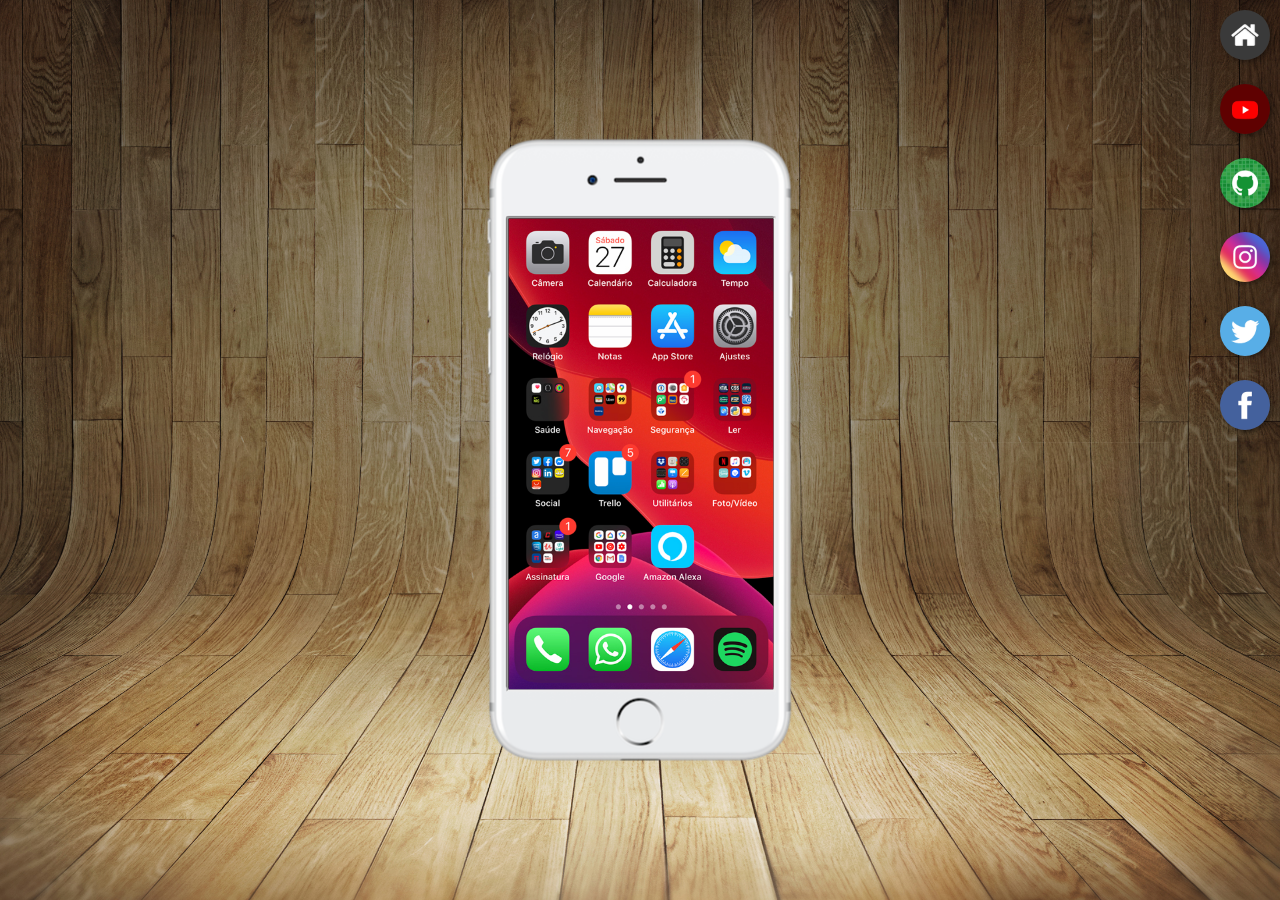
<file: index.html>
<!doctype html>
<html lang="pt-br">
  <head>
    <meta charset="UTF-8" />
    <meta name="viewport" content="width=device-width, initial-scale=1.0" />
    <title>Projeto Redes Sociais</title>
    <link rel="shortcut icon" href="favicon.ico" type="image/x-icon" />
    <link rel="stylesheet" href="estilos/style.css" />
  </head>
  <body>
    <main>
      <section id="telefone">
        <iframe src="home.html" name="tela" id="tela">
          Seu navegador não é compatível
        </iframe>
      </section>

      <section id="redes-sociais">
        <a href="home.html" target="tela"
          ><img src="imagens/logo-home.jpg" alt="Home"
        /></a>
        <br />
        <a href="youtube.html" target="tela"
          ><img src="imagens/logo-youtube.jpg" alt="Youtube"
        /></a>
        <br />
        <a href="github.html" target="tela"
          ><img src="imagens/logo-github.jpg" alt="github"
        /></a>
        <br />
        <a href="instagram.html" target="tela"
          ><img src="imagens/logo-instagram.jpg" alt="instagram"
        /></a>
        <br />
        <a href="twitter.html" target="tela"
          ><img src="imagens/logo-twitter.jpg" alt="twitter"
        /></a>
        <br />
        <a href="facebook.html" target="tela"
          ><img src="imagens/logo-facebook.jpg" alt="facebook"
        /></a>
      </section>
    </main>
  </body>
</html>
</file>
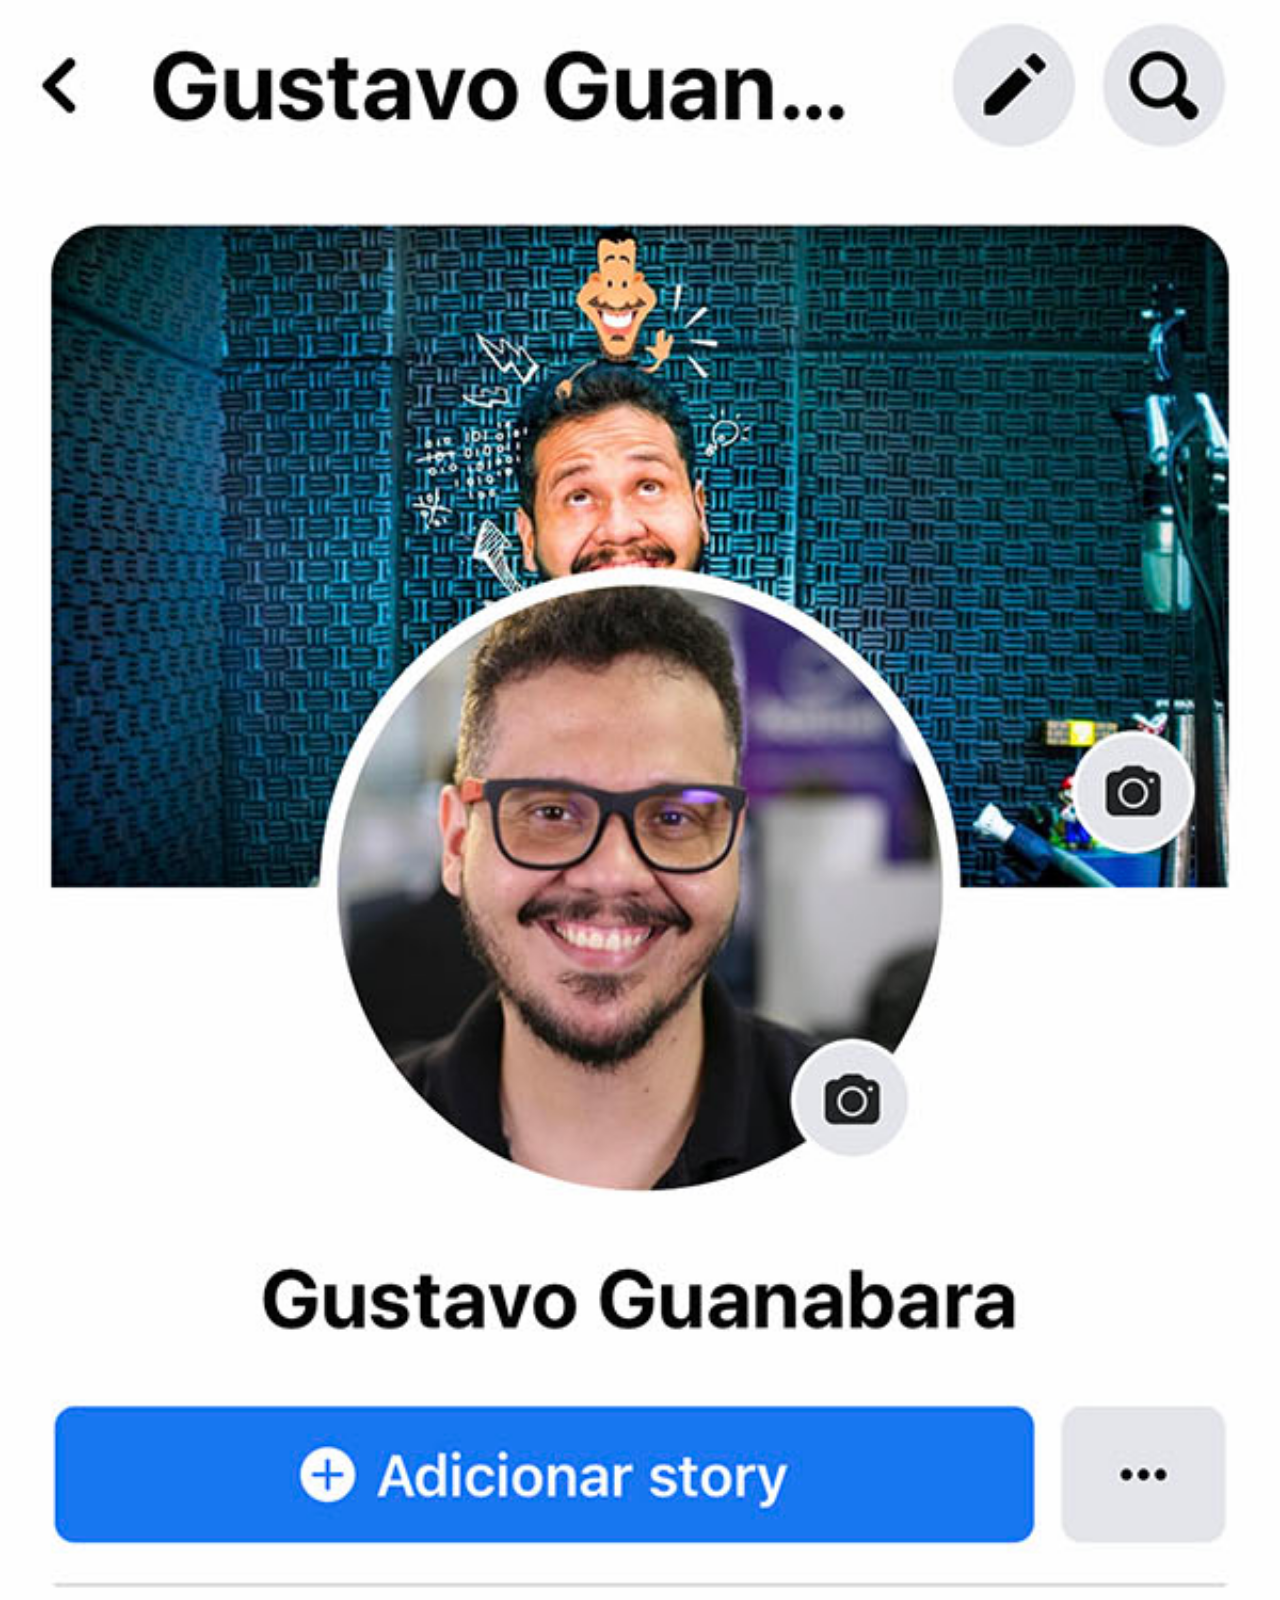
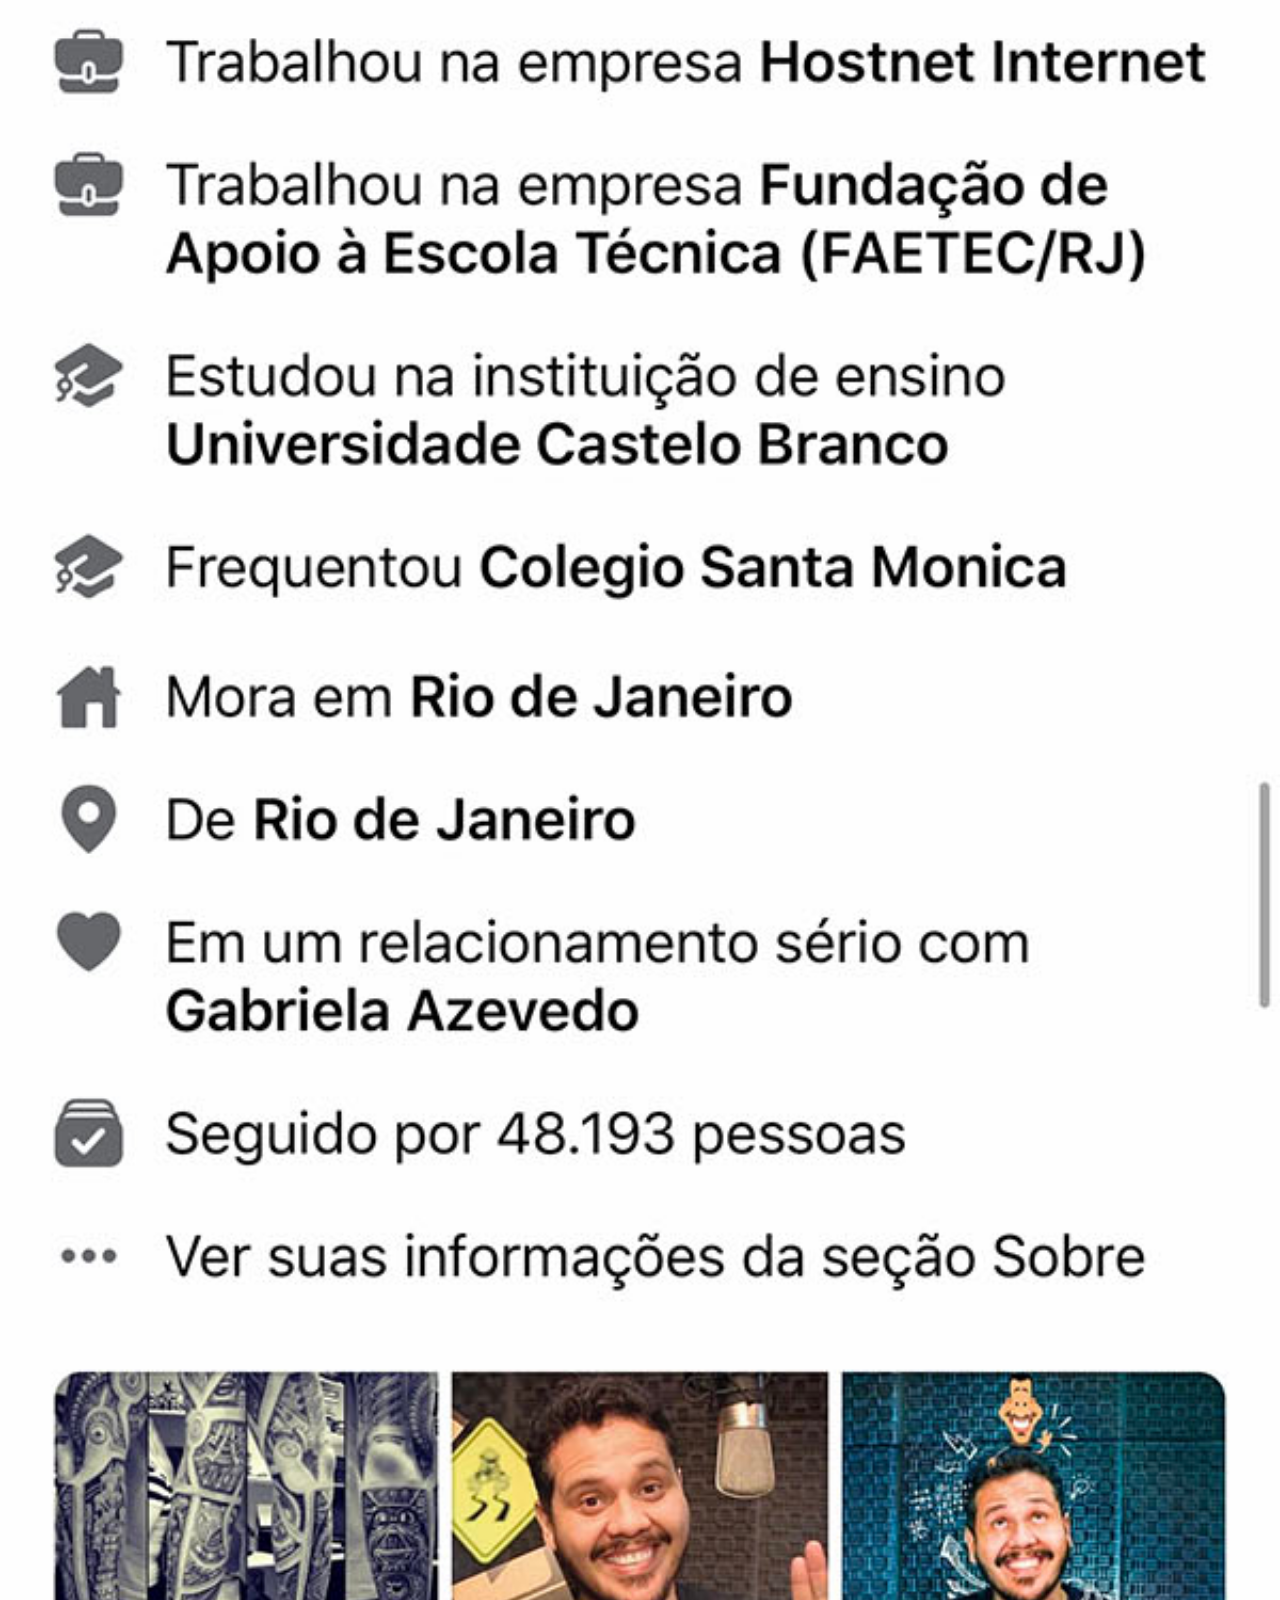
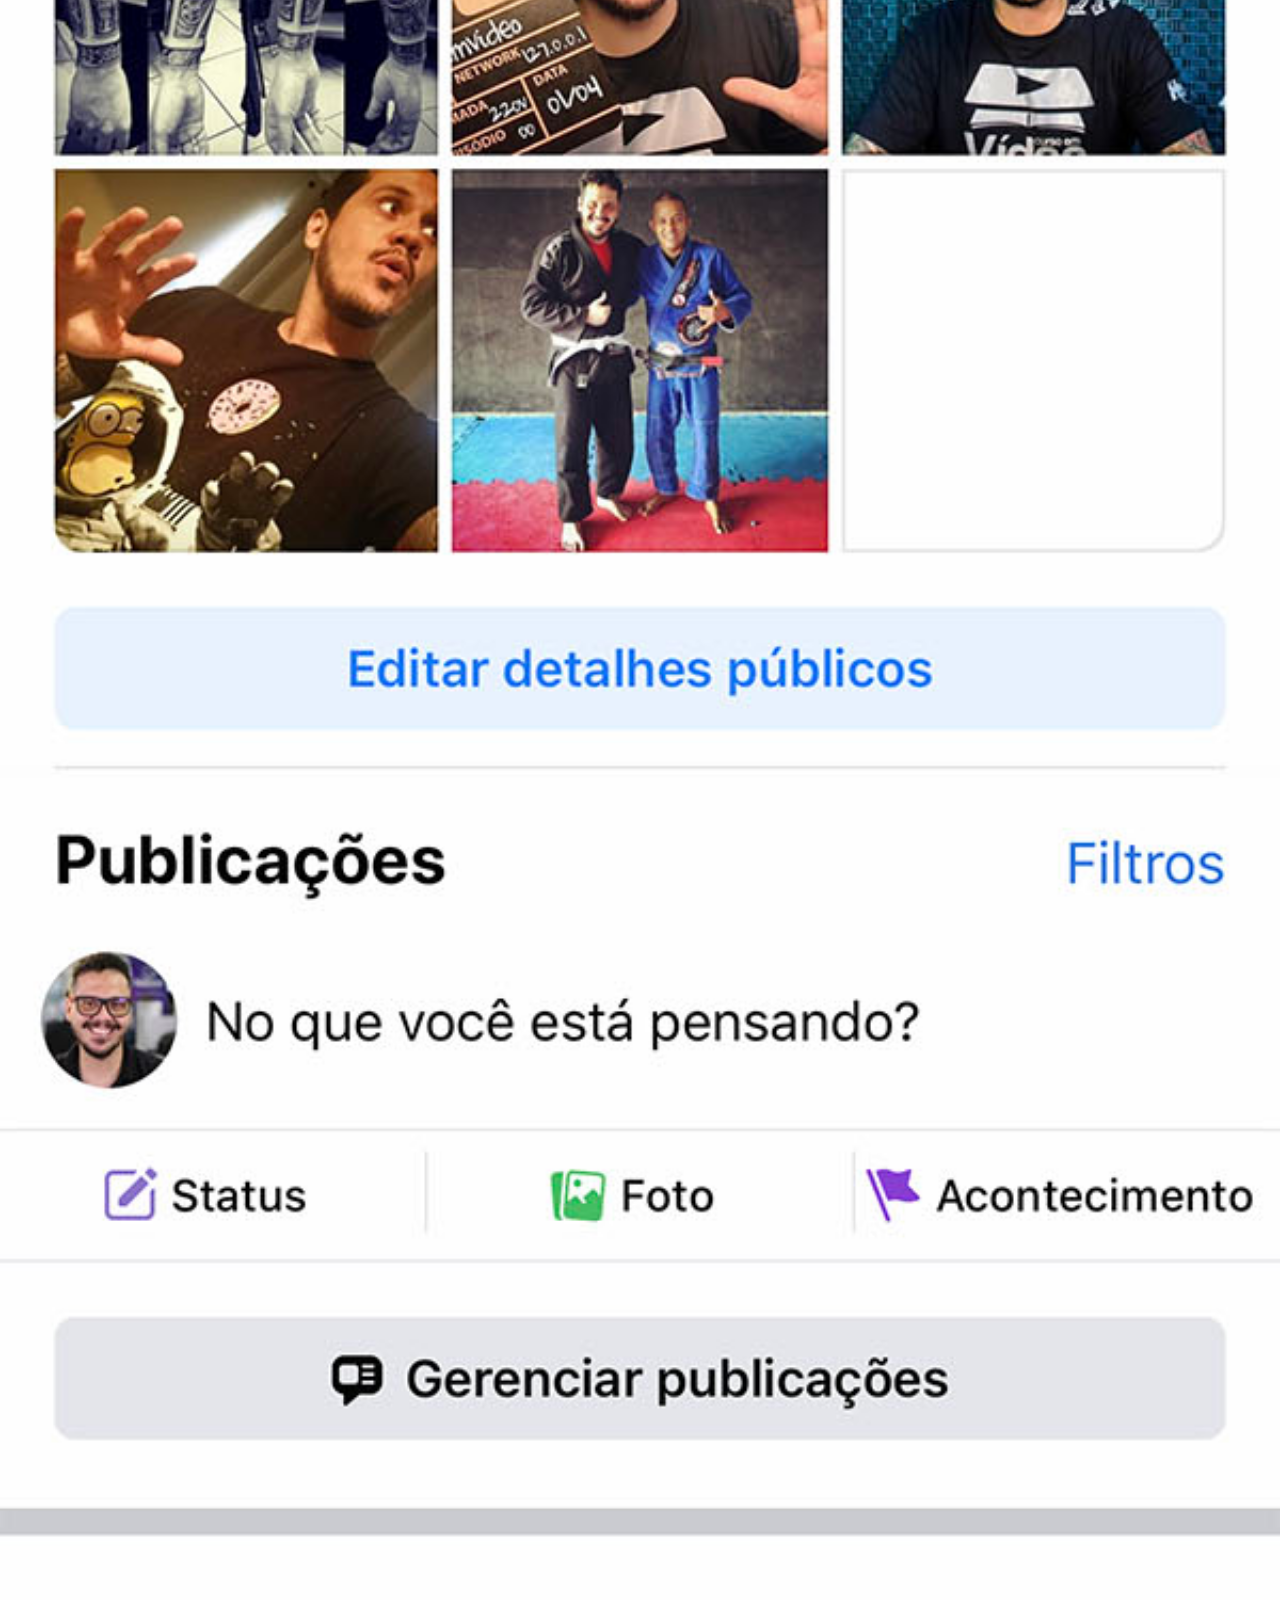
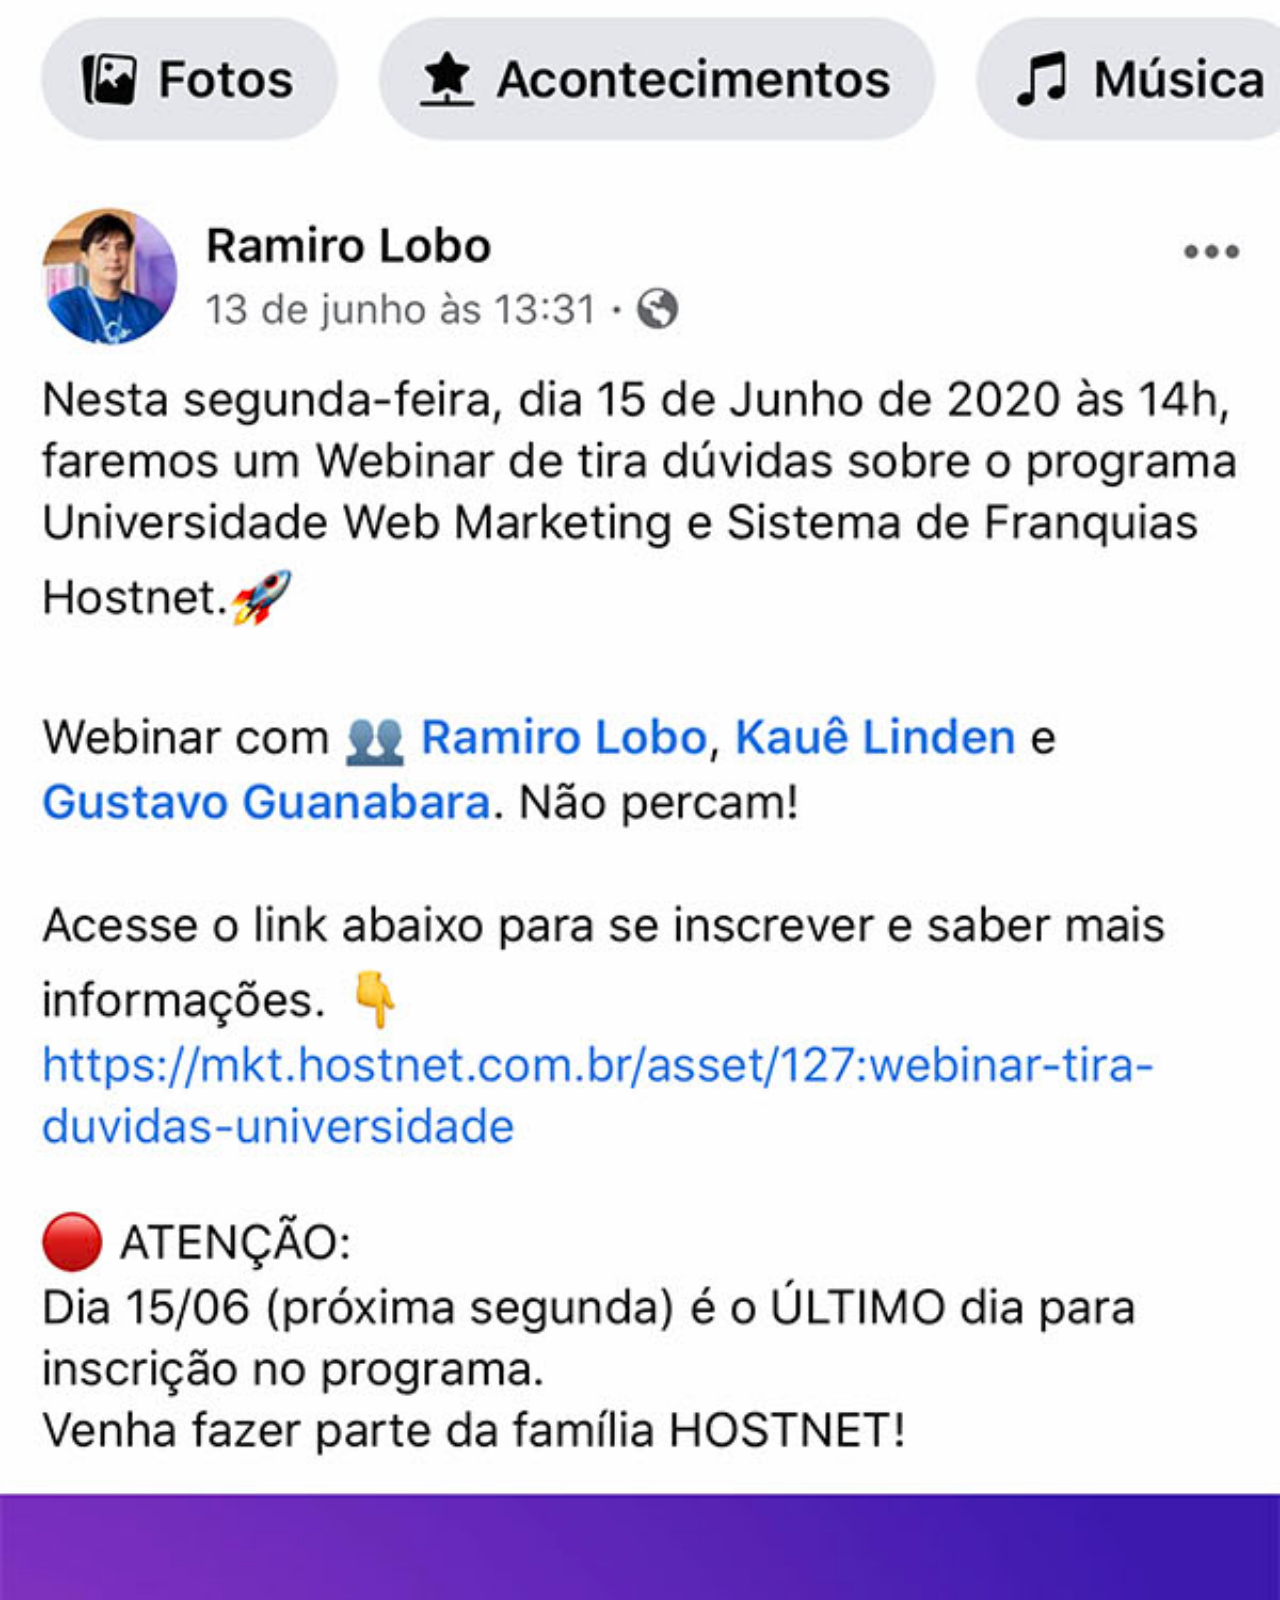
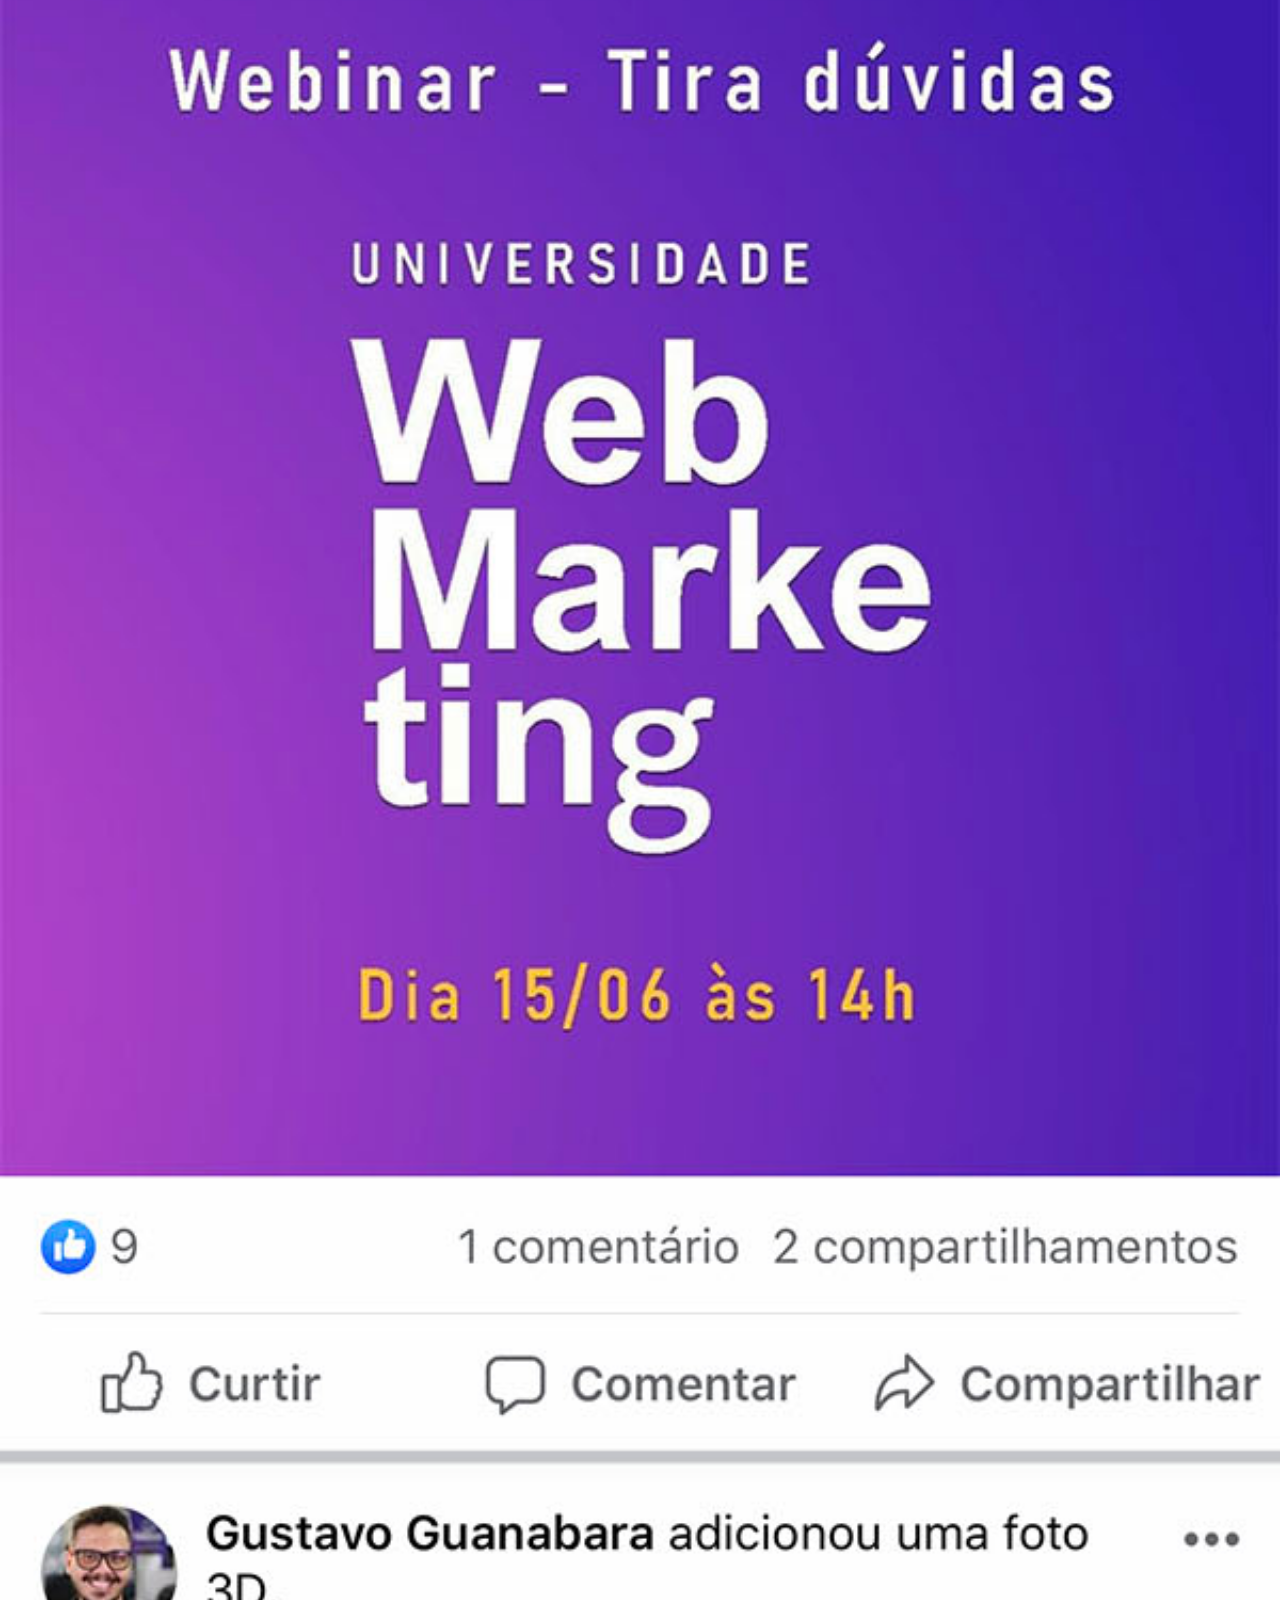
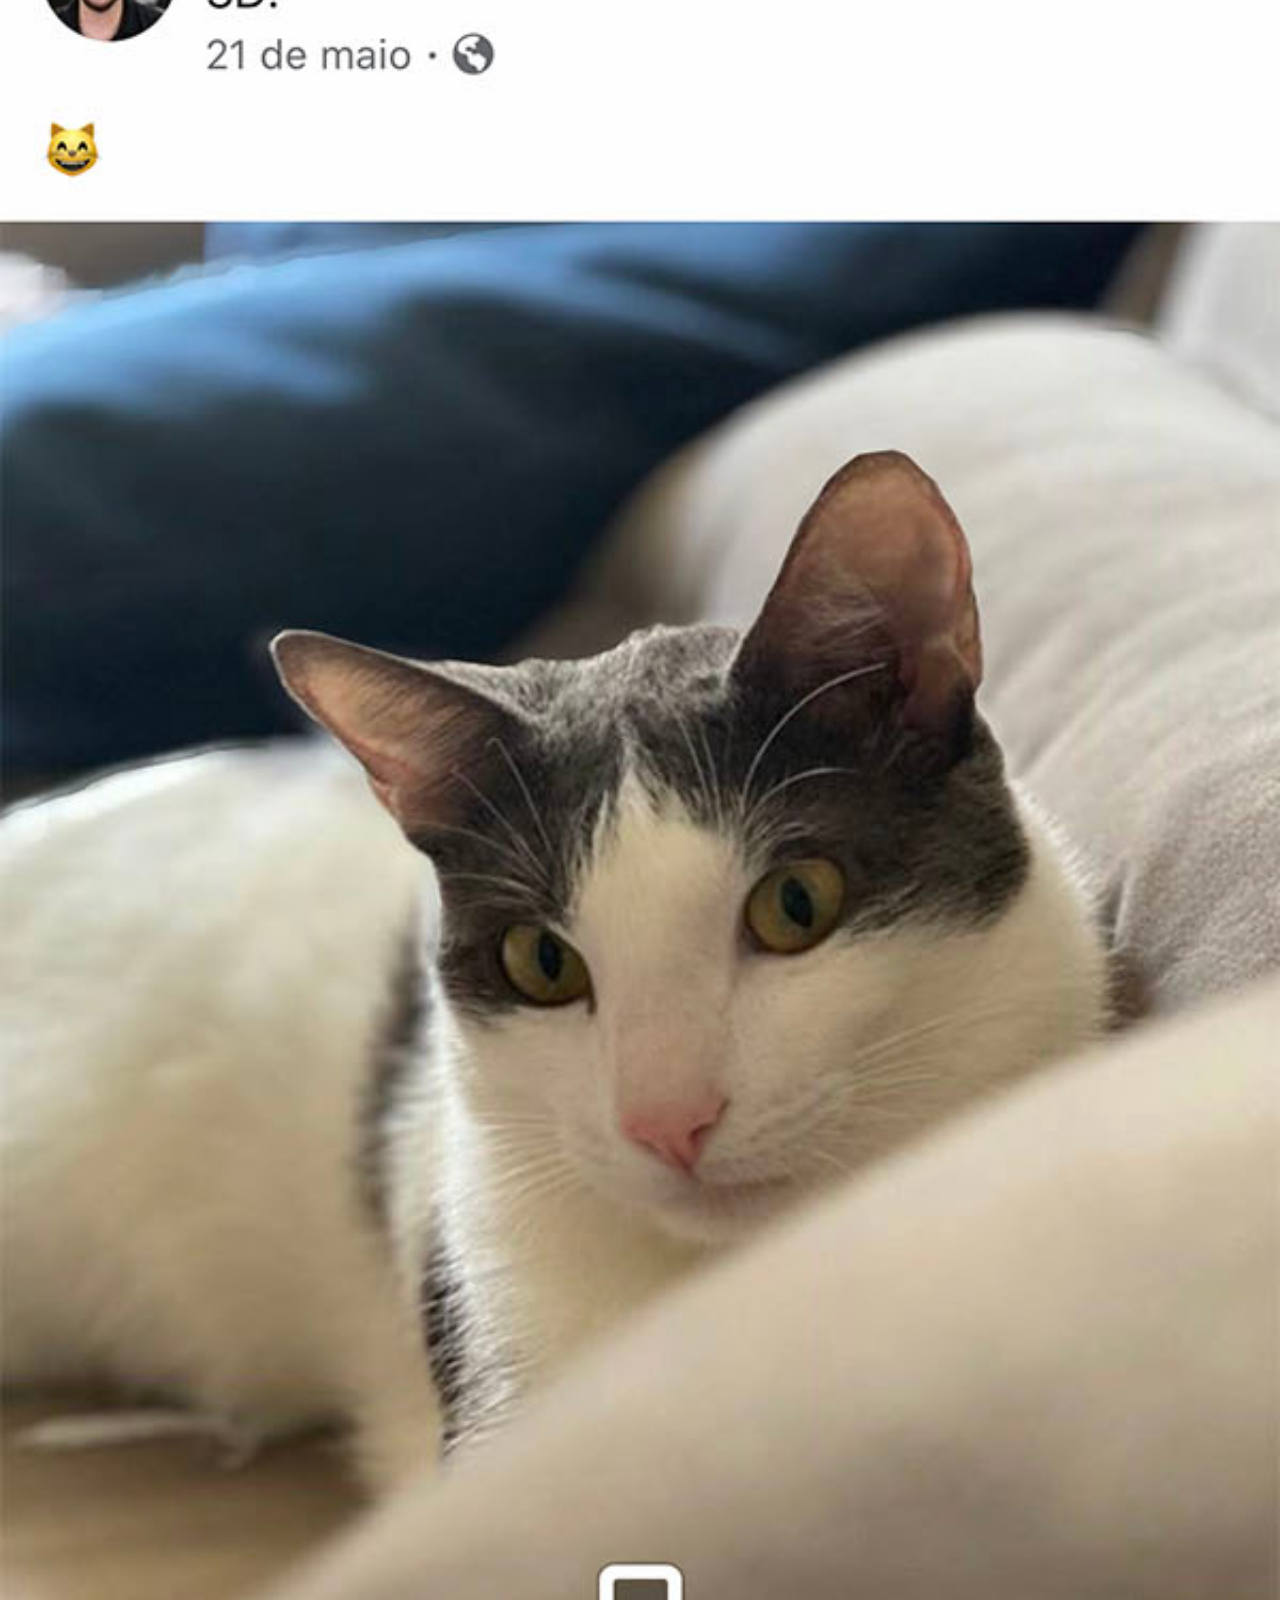
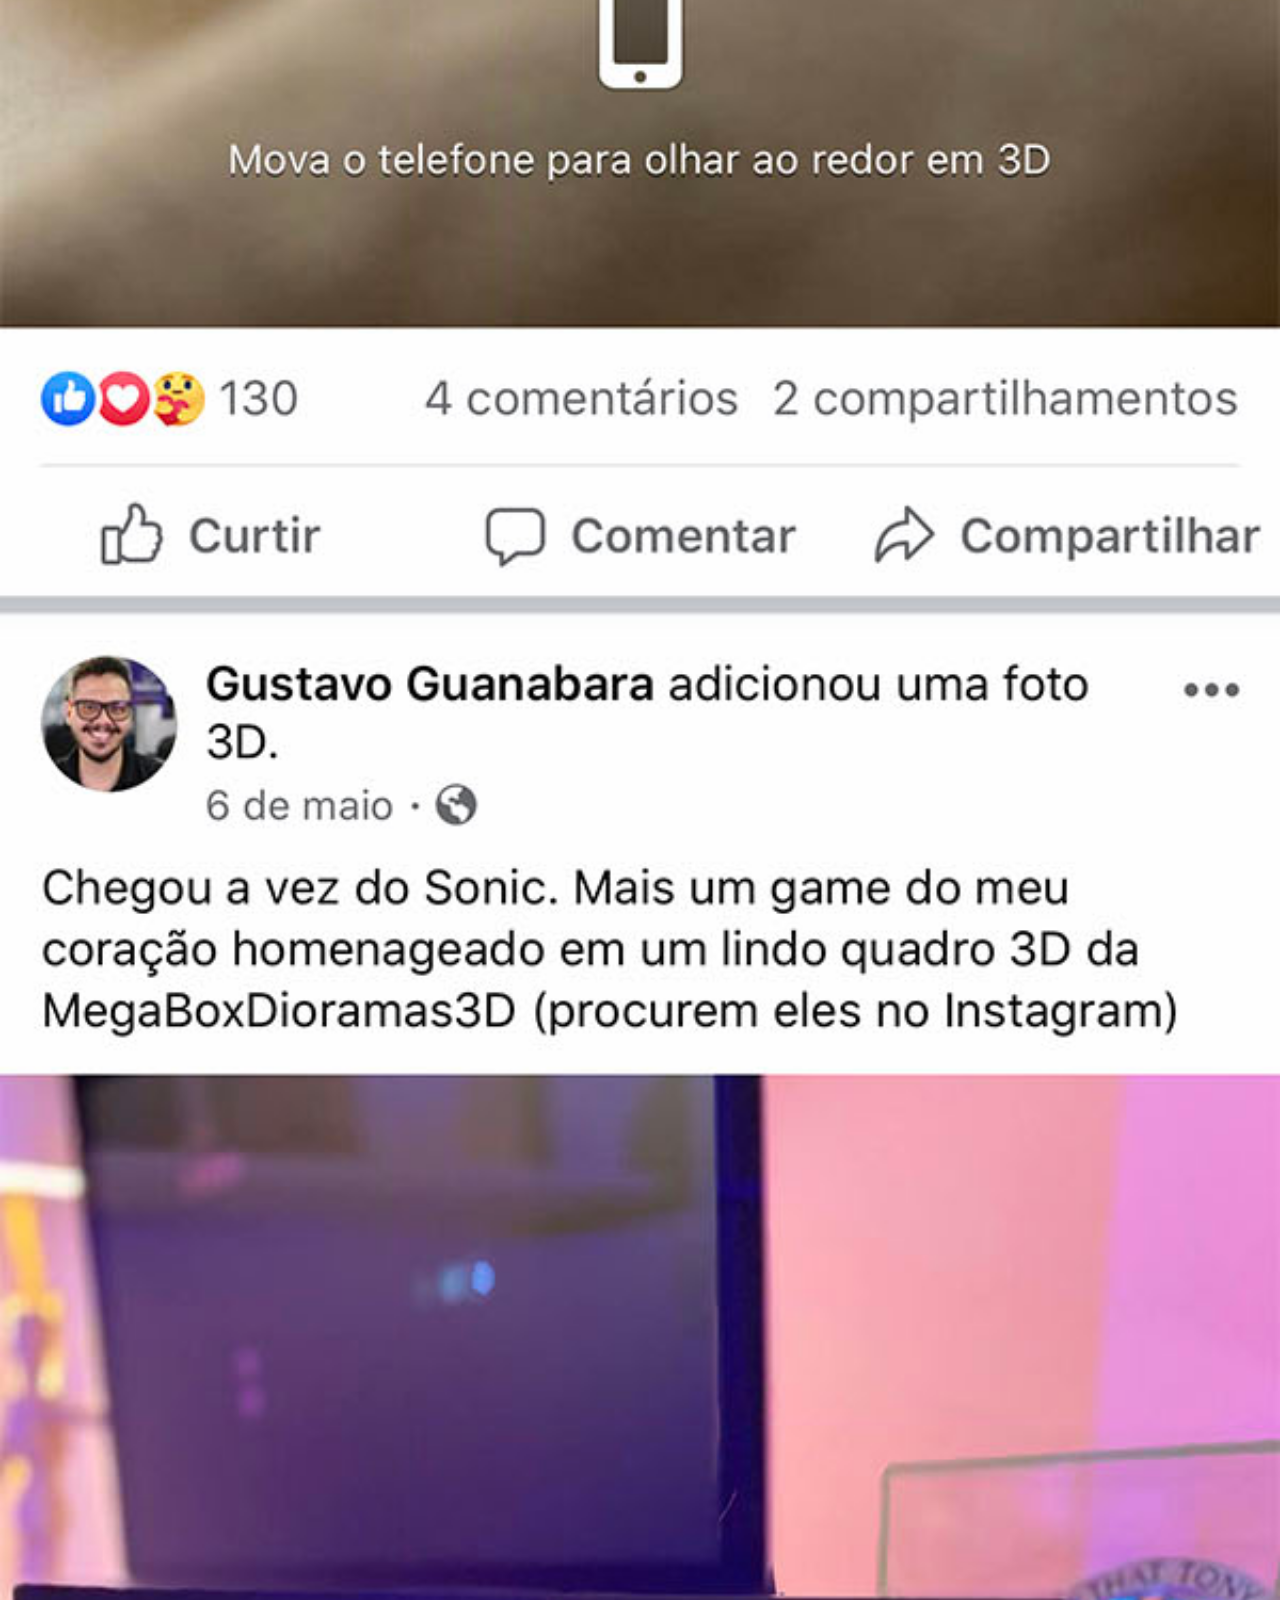
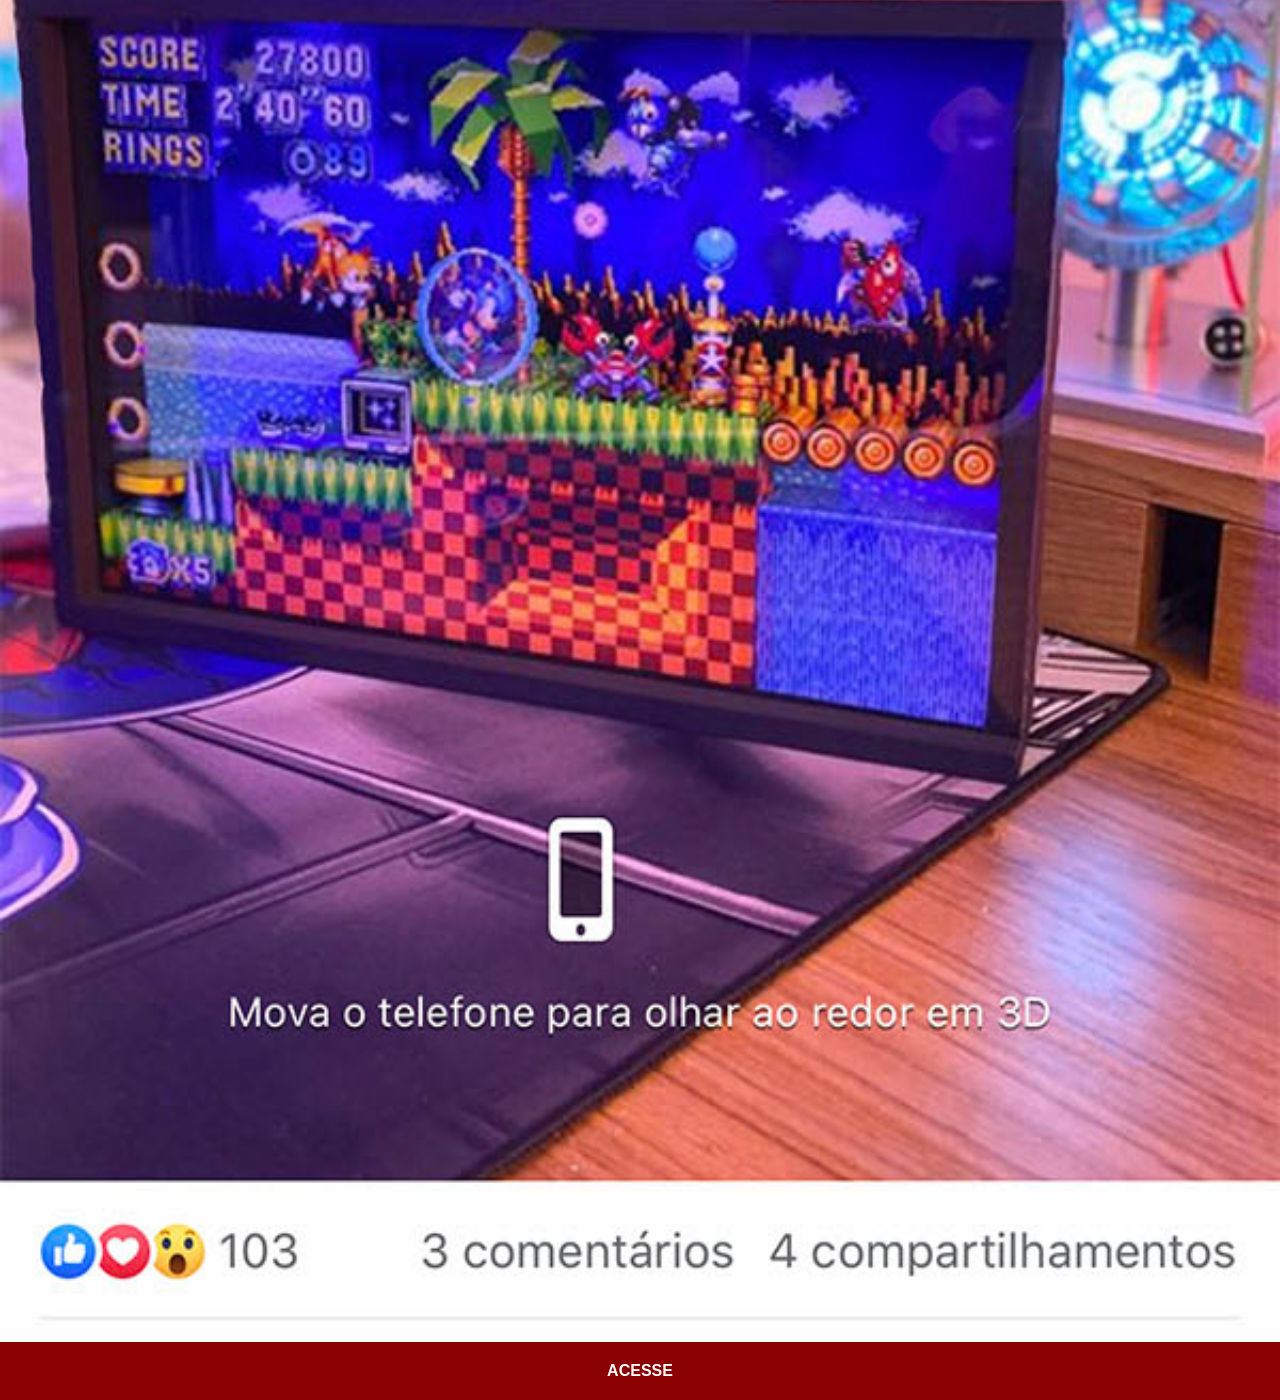
<file: facebook.html>
<!doctype html>
<html lang="pt-br">
  <head>
    <meta charset="UTF-8" />
    <meta name="viewport" content="width=device-width, initial-scale=1.0" />
    <title>Facebook</title>
    <link rel="stylesheet" href="estilos/social.css" />
  </head>
  <body>
    <img src="imagens/tela-facebook.jpg" alt="facebook" />
    <a href="https://www.facebook.com/CursosEmVideo">ACESSE</a>
  </body>
</html>
</file>
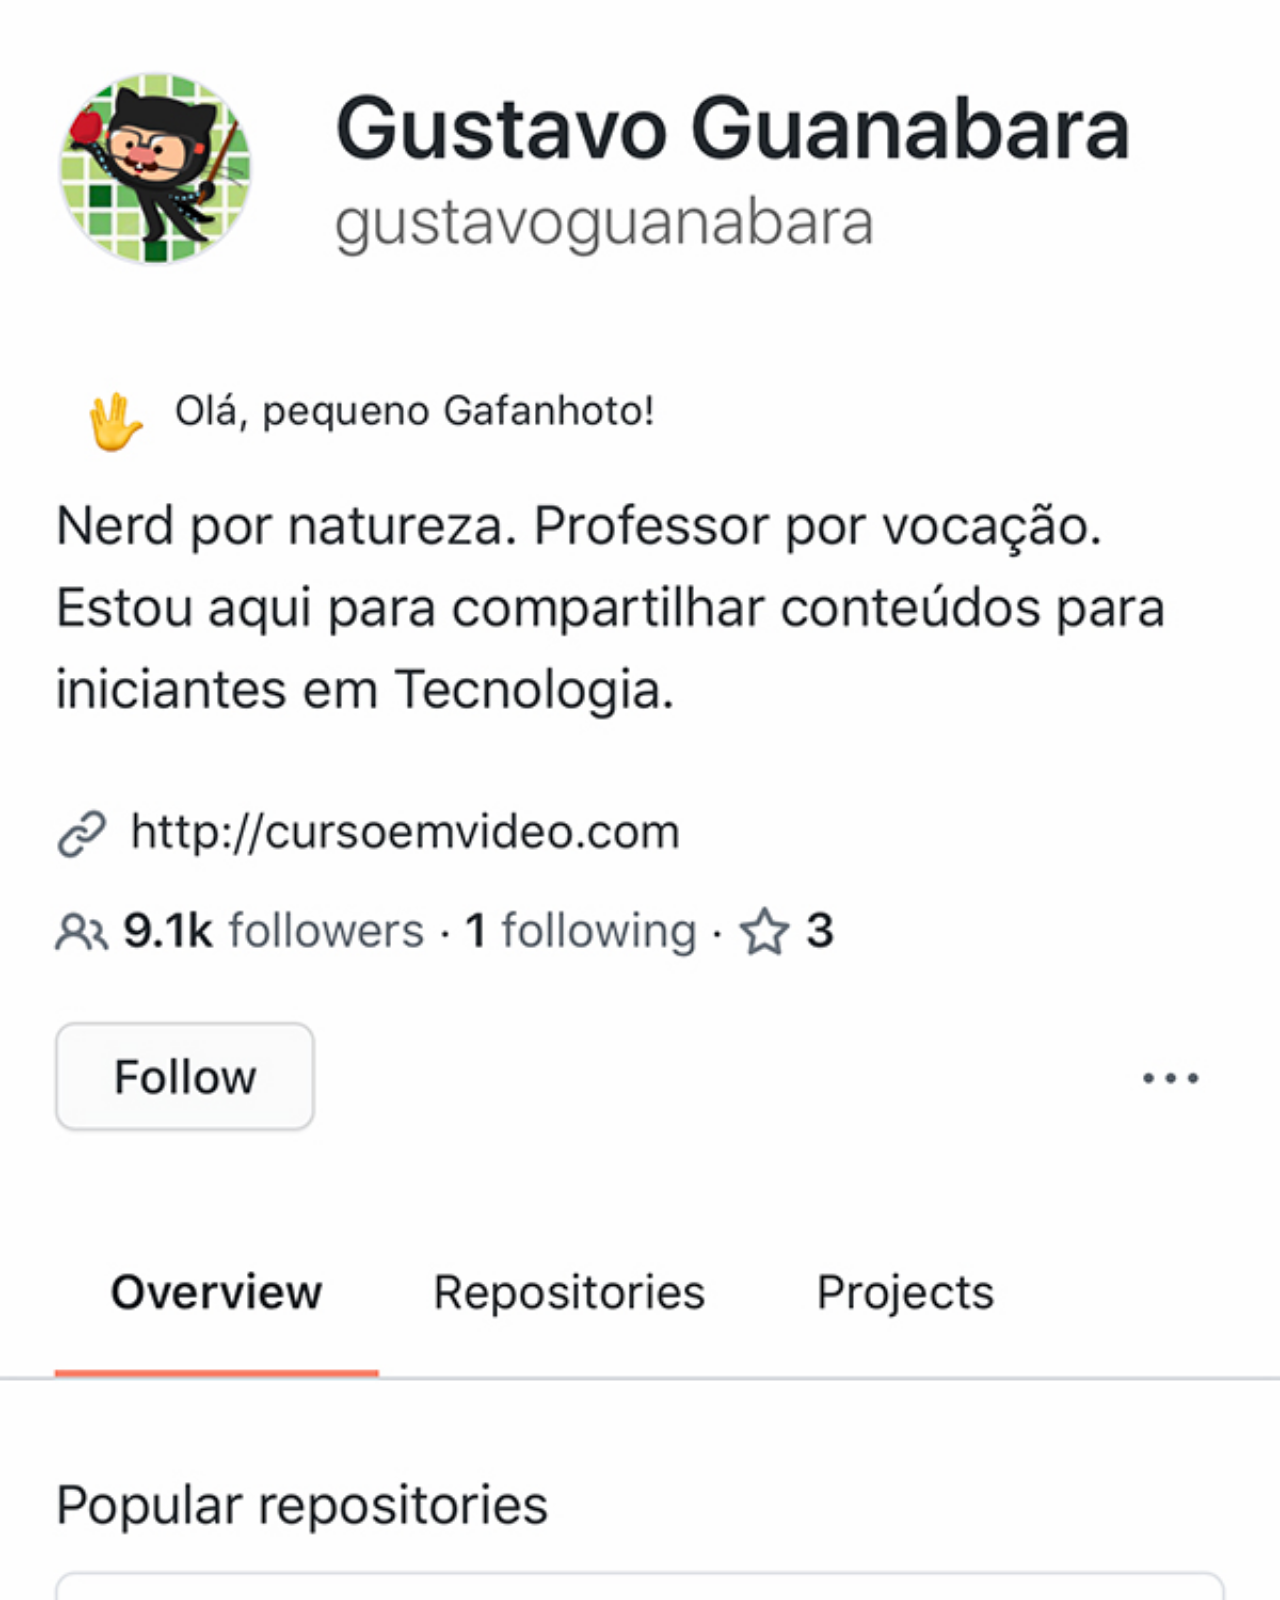
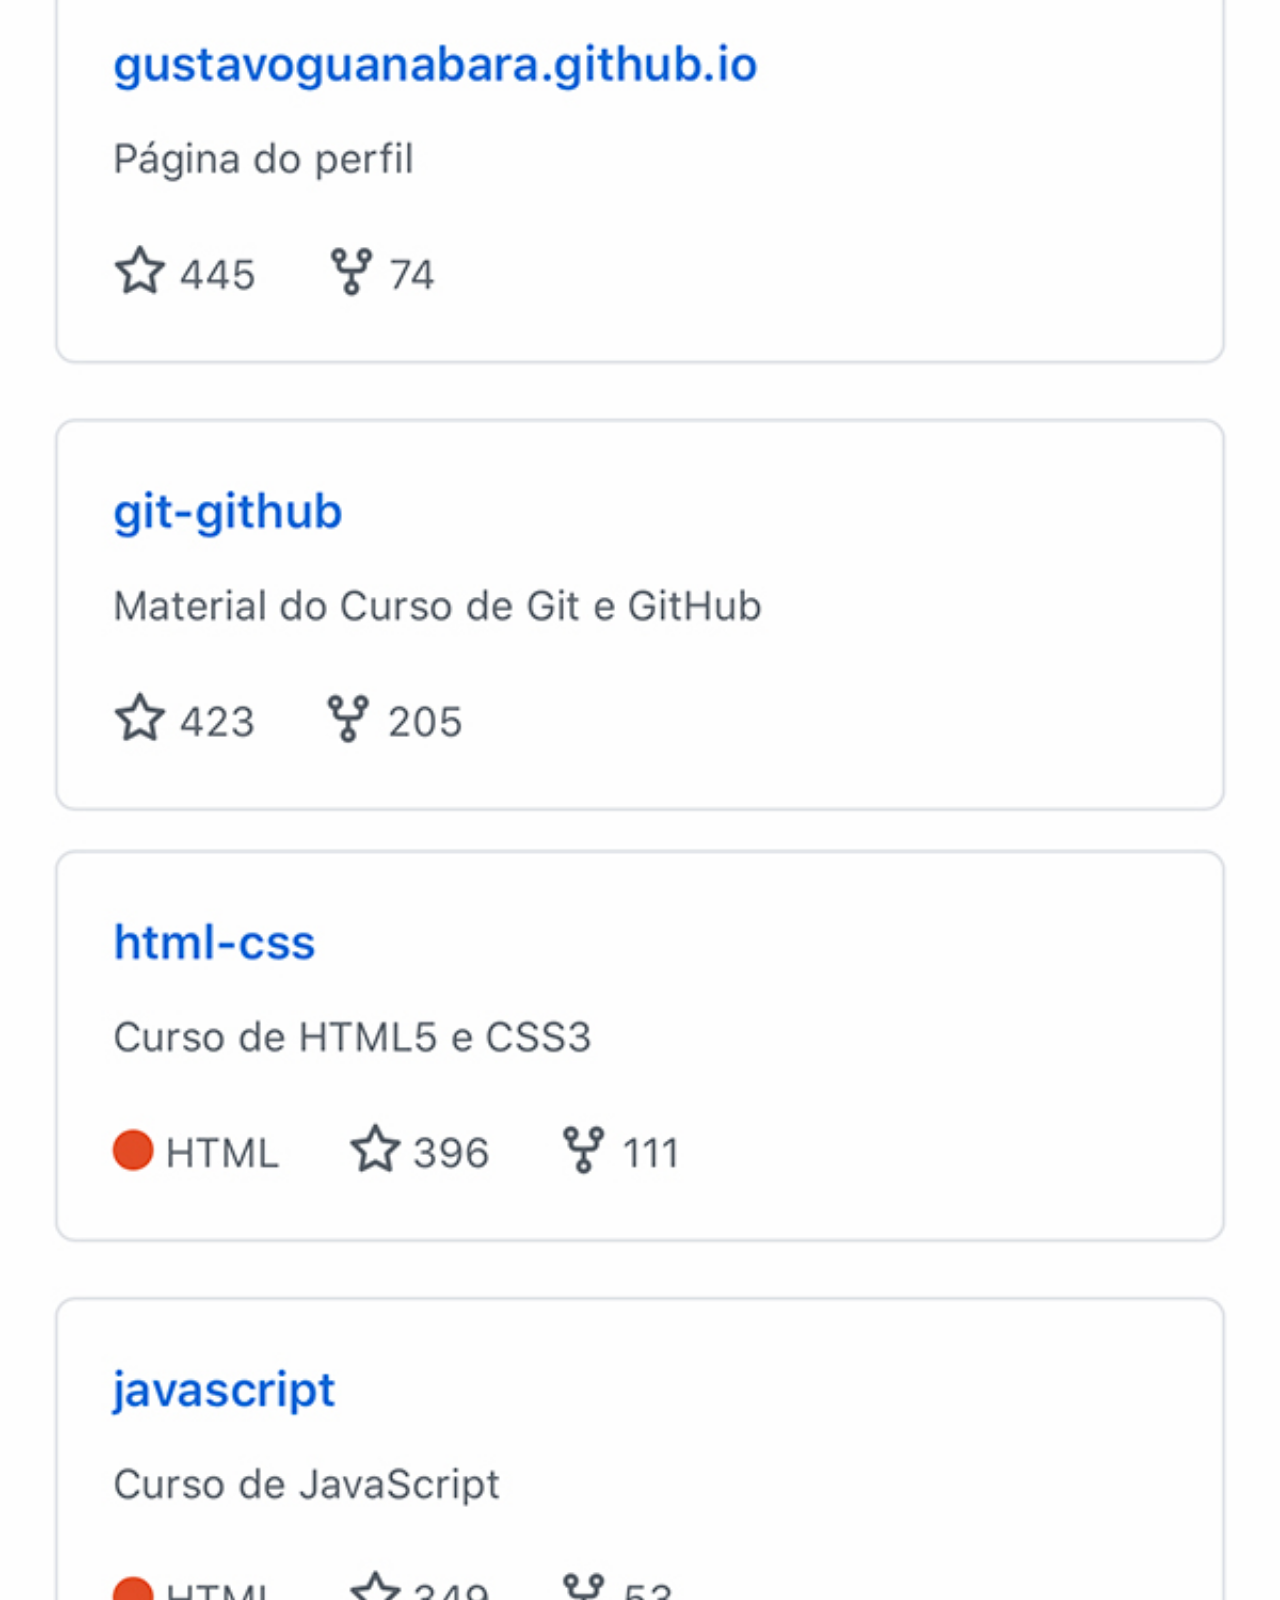
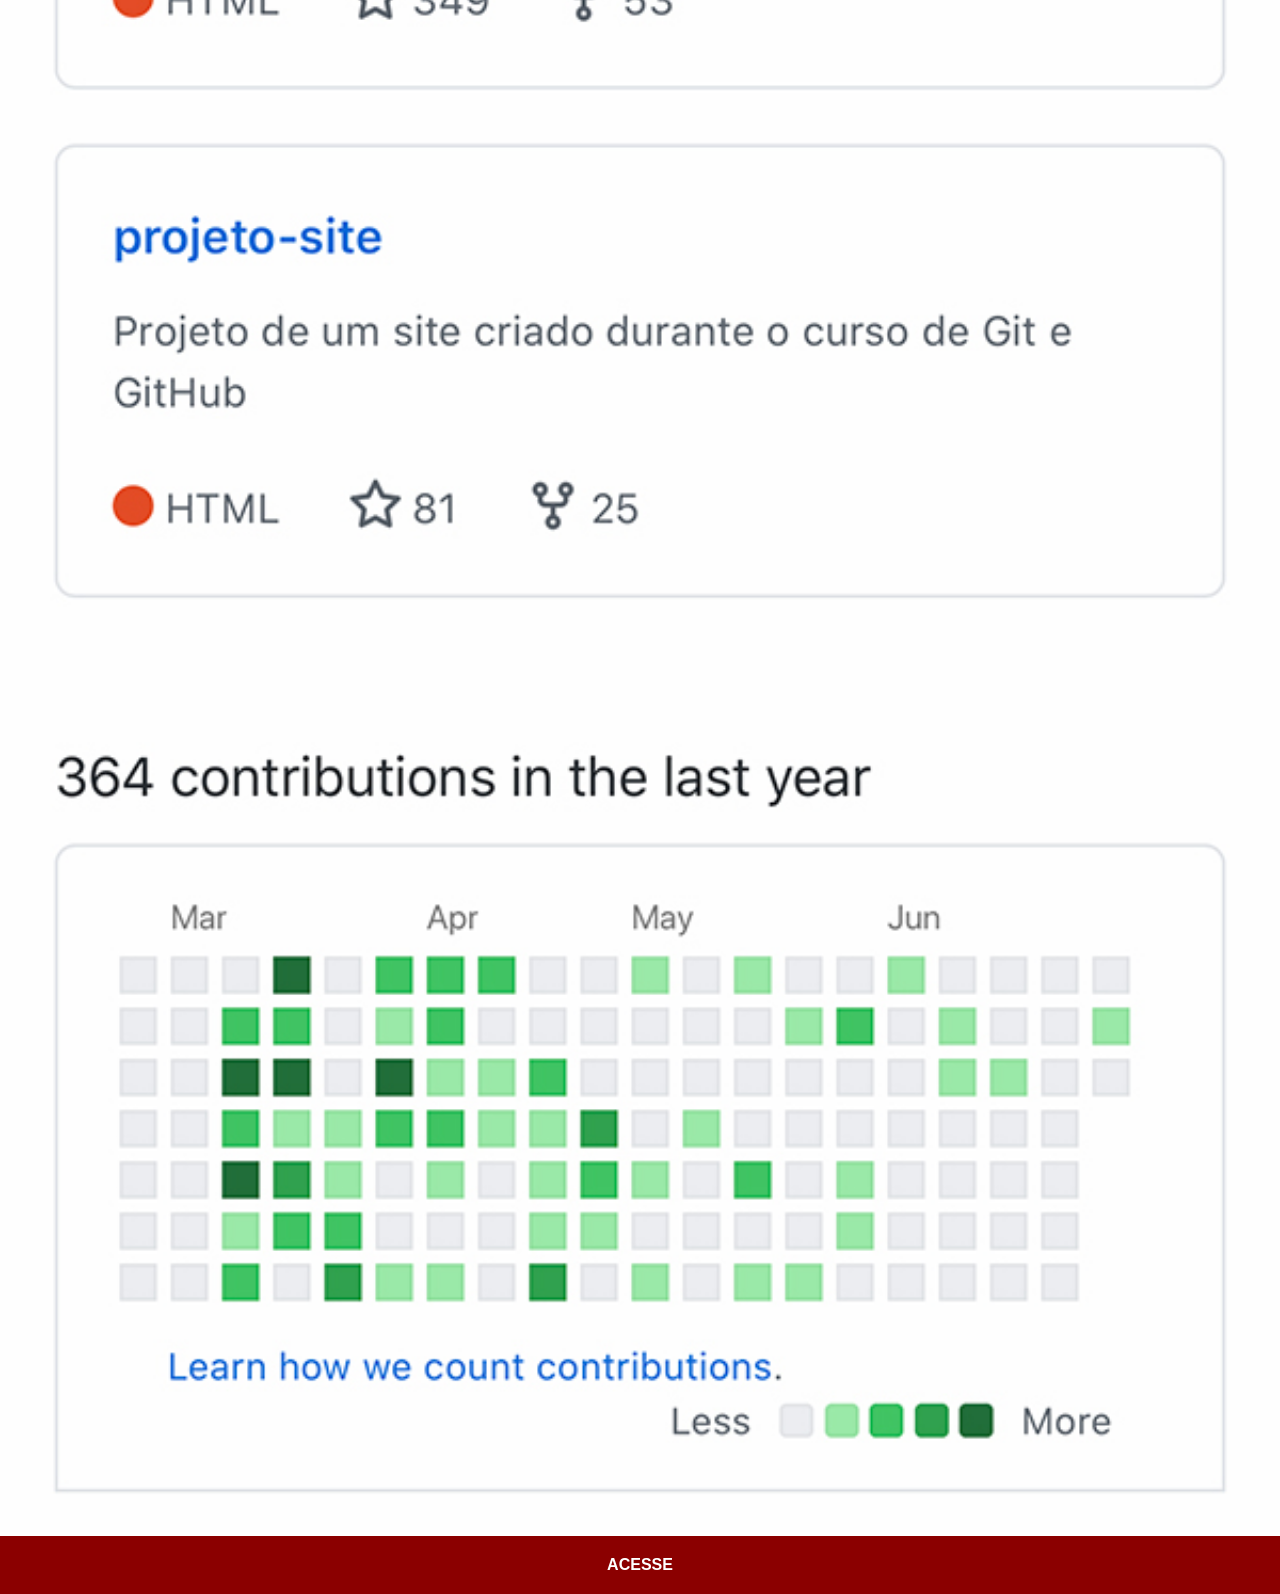
<file: github.html>
<!doctype html>
<html lang="pt-br">
  <head>
    <meta charset="UTF-8" />
    <meta name="viewport" content="width=device-width, initial-scale=1.0" />
    <title>Git</title>
    <link rel="stylesheet" href="estilos/social.css" />
  </head>
  <body>
    <img src="imagens/tela-github.jpg" alt="github" />
    <a href="https://github.com/gustavoguanabara/" target="_blank">ACESSE</a>
  </body>
</html>
</file>
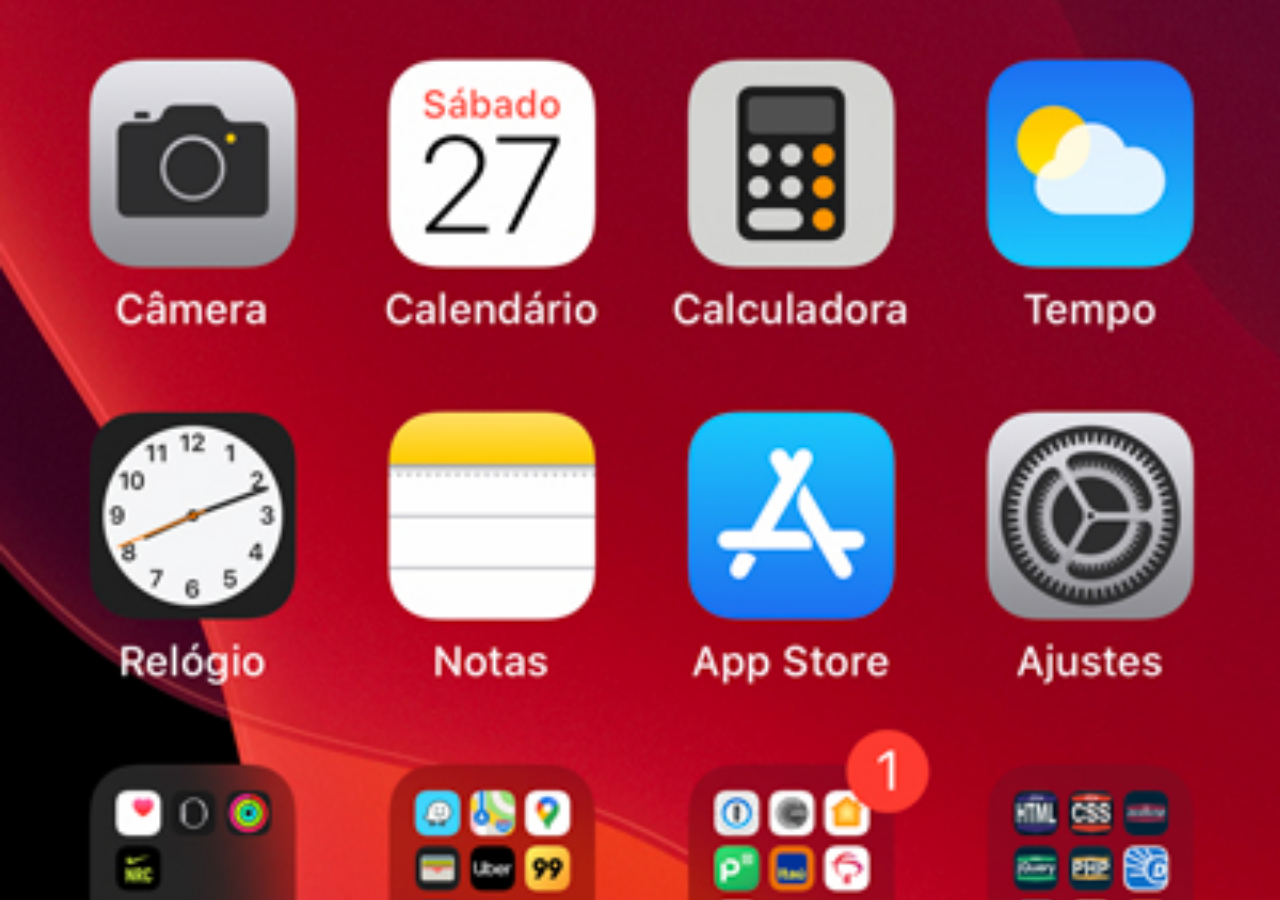
<file: home.html>
<!doctype html>
<html lang="pt-br">
  <head>
    <meta charset="UTF-8" />
    <meta name="viewport" content="width=device-width, initial-scale=1.0" />
    <title>Home</title>
  </head>
  <style>
    * {
      padding: 0px;
      margin: 0px;
    }

    body {
      width: 100vw;
      height: 100vh;
      background: black url('imagens/tela-home.jpg') no-repeat top center;
      background-size: cover;
    }
  </style>
  <body></body>
</html>
</file>
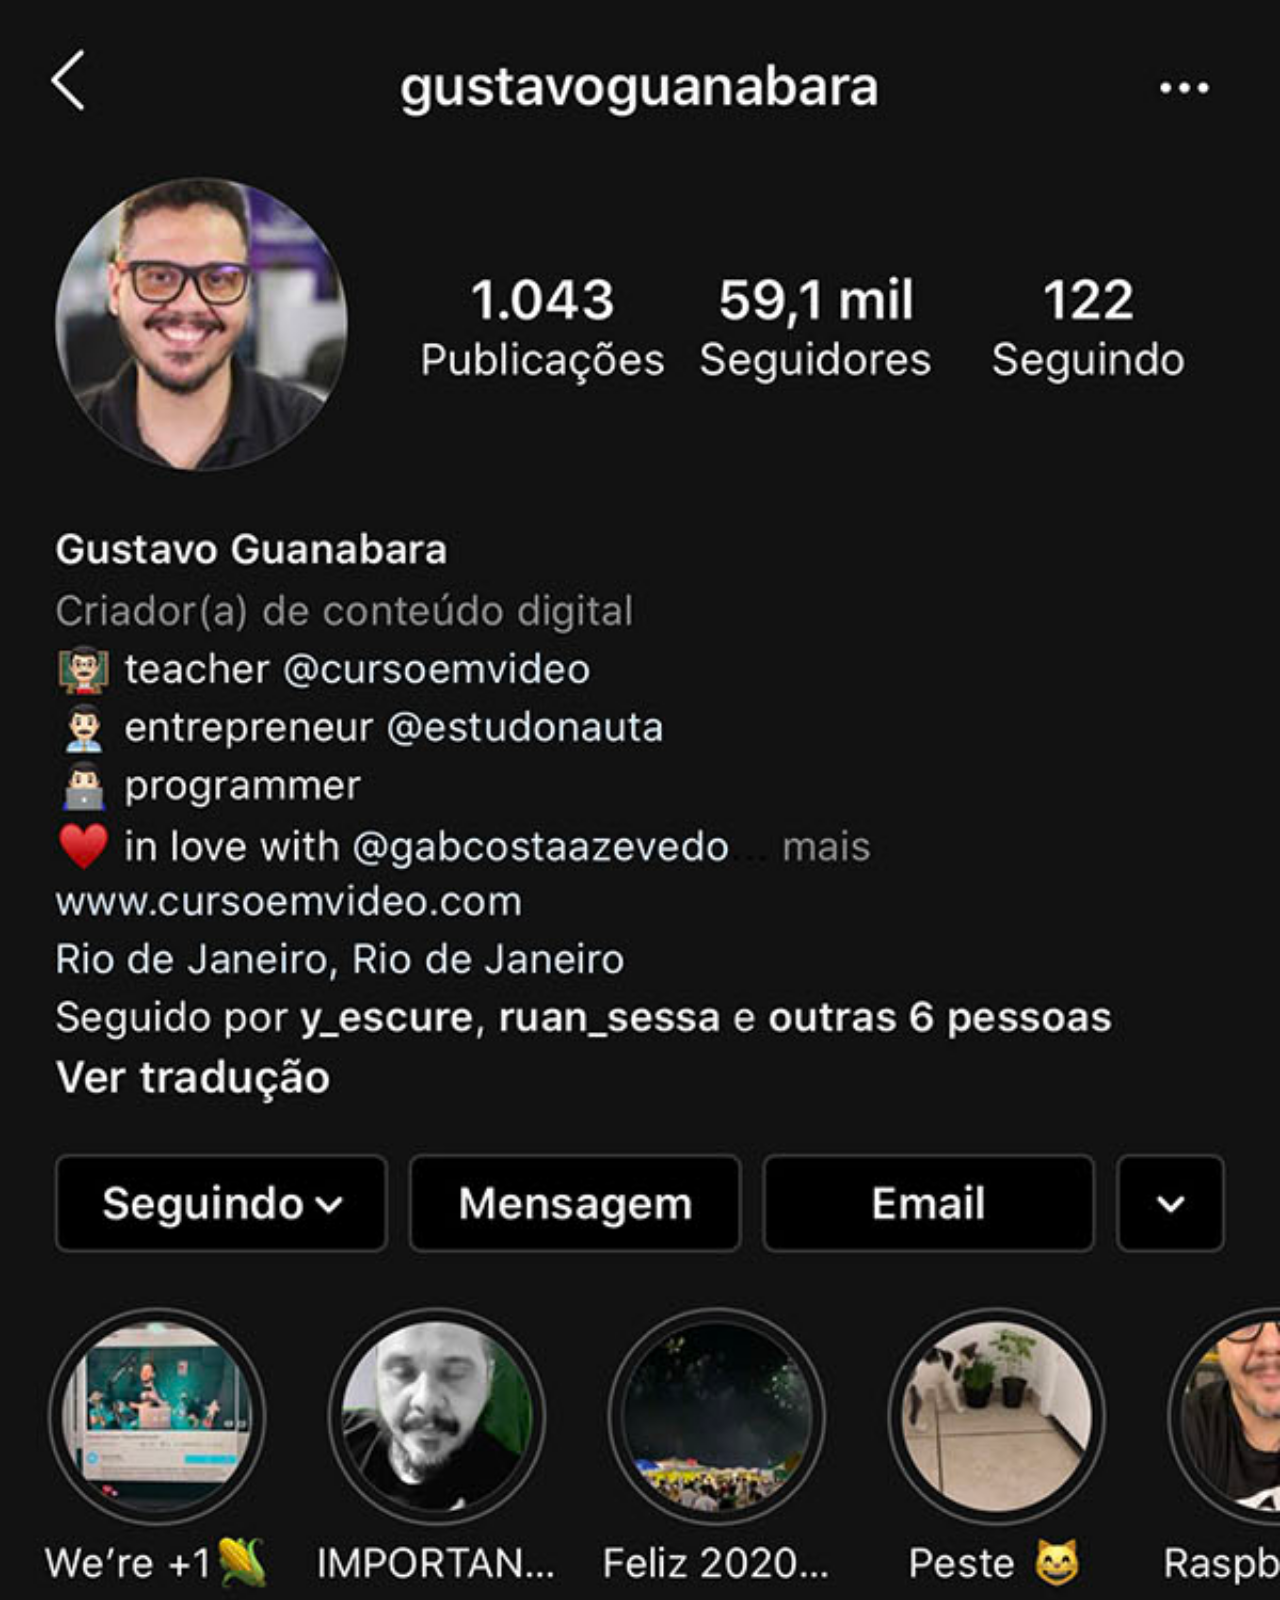
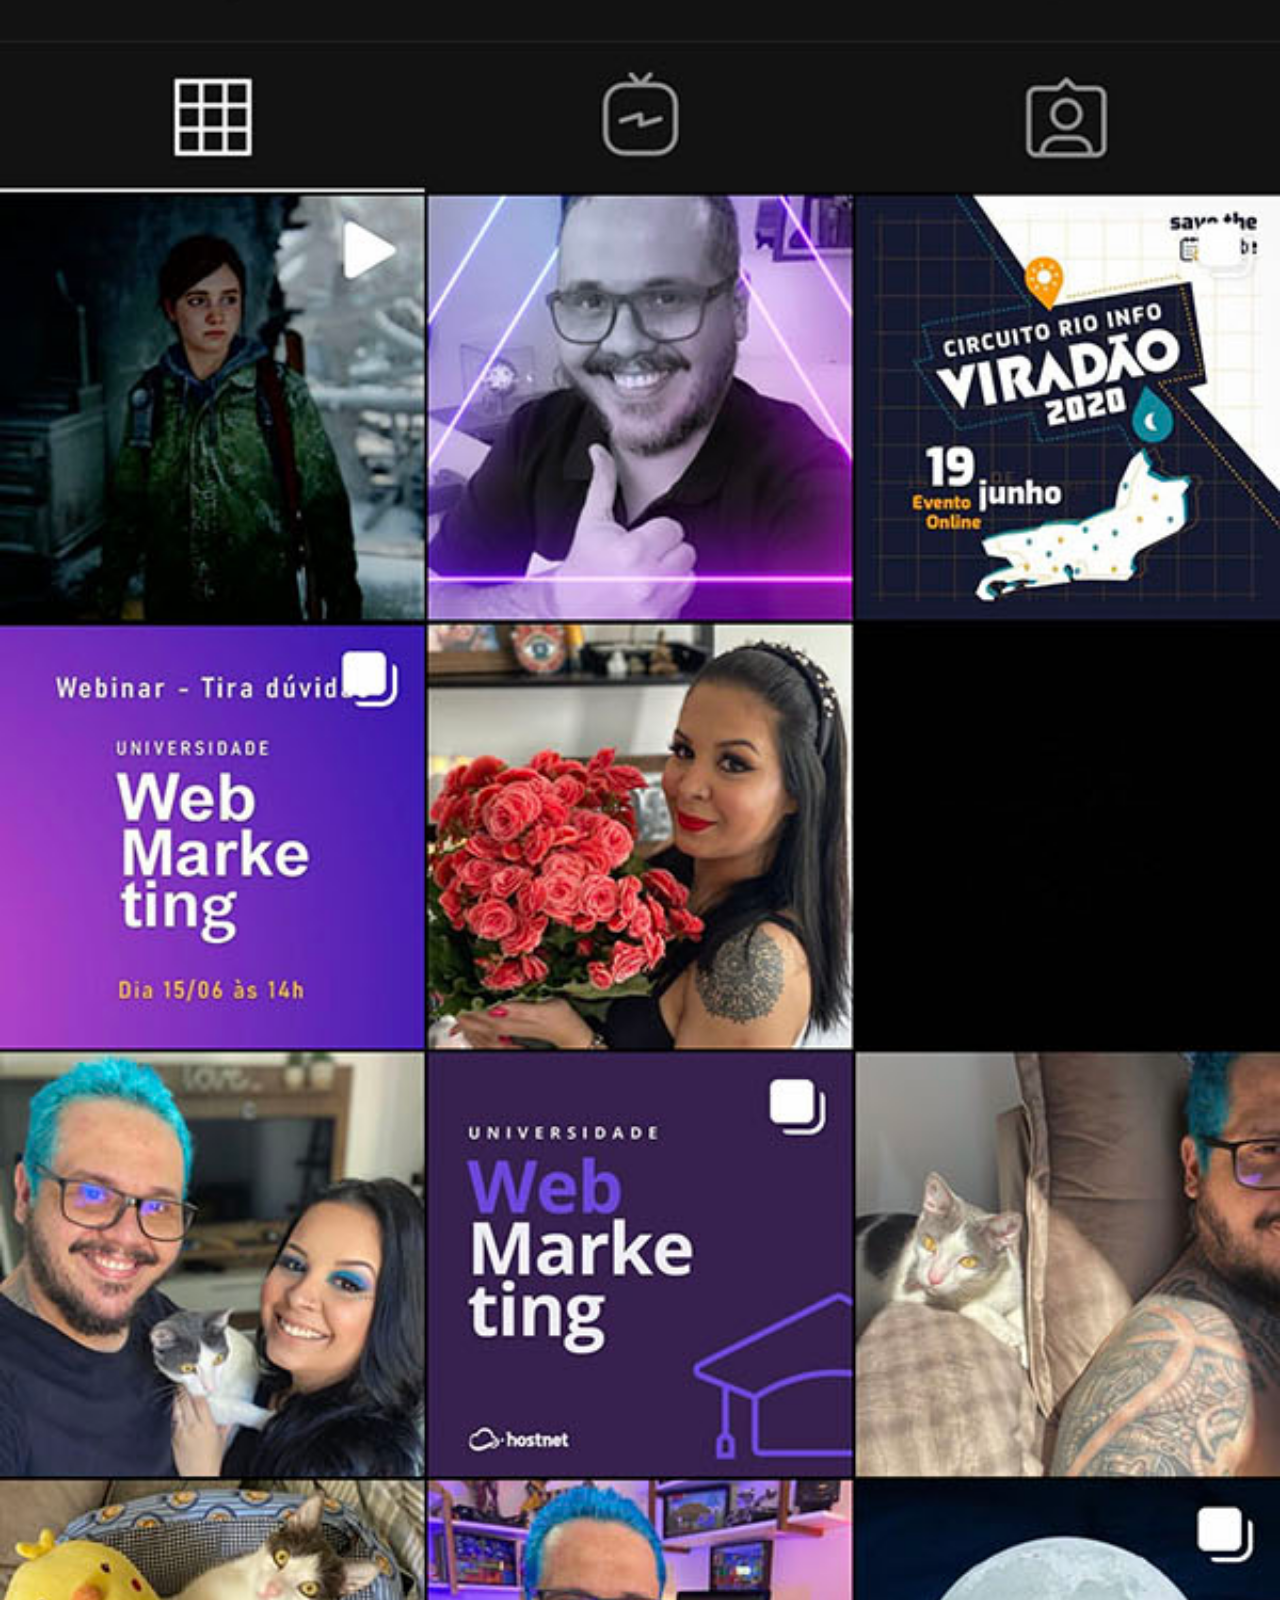
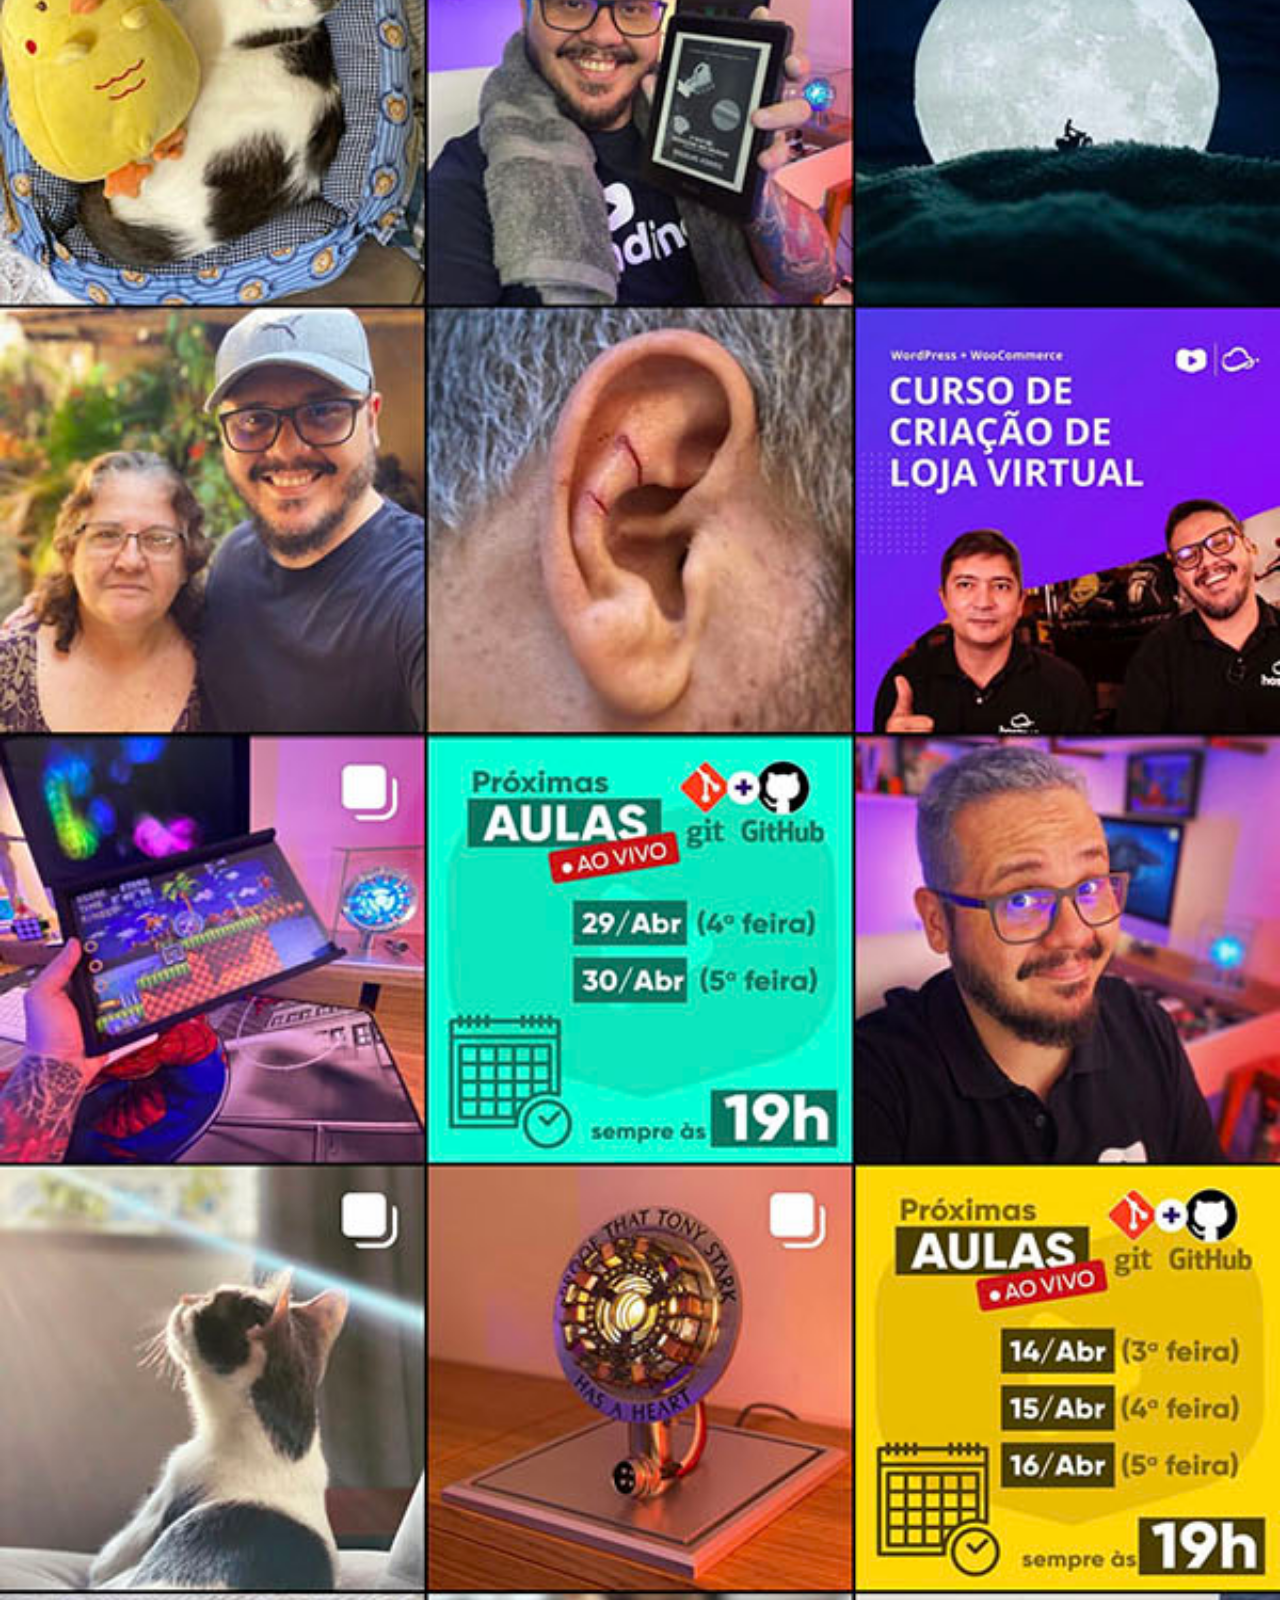
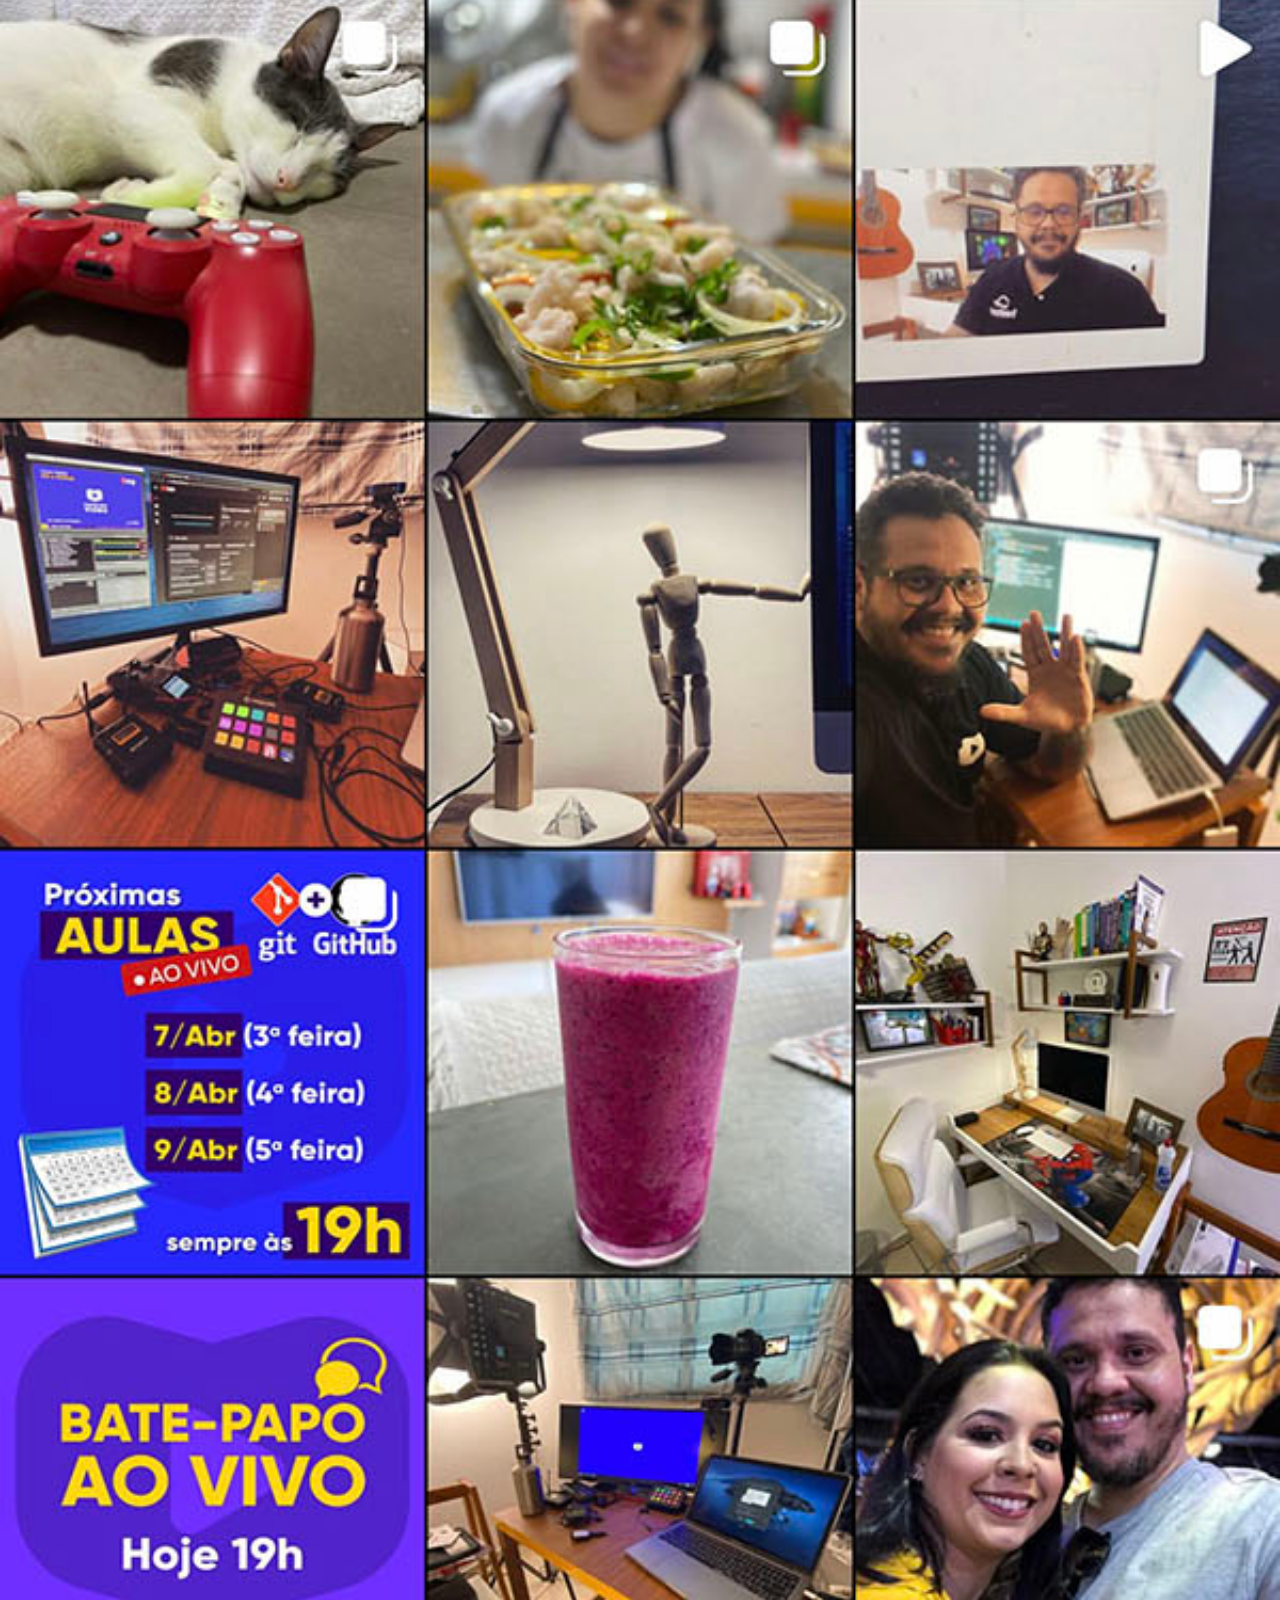
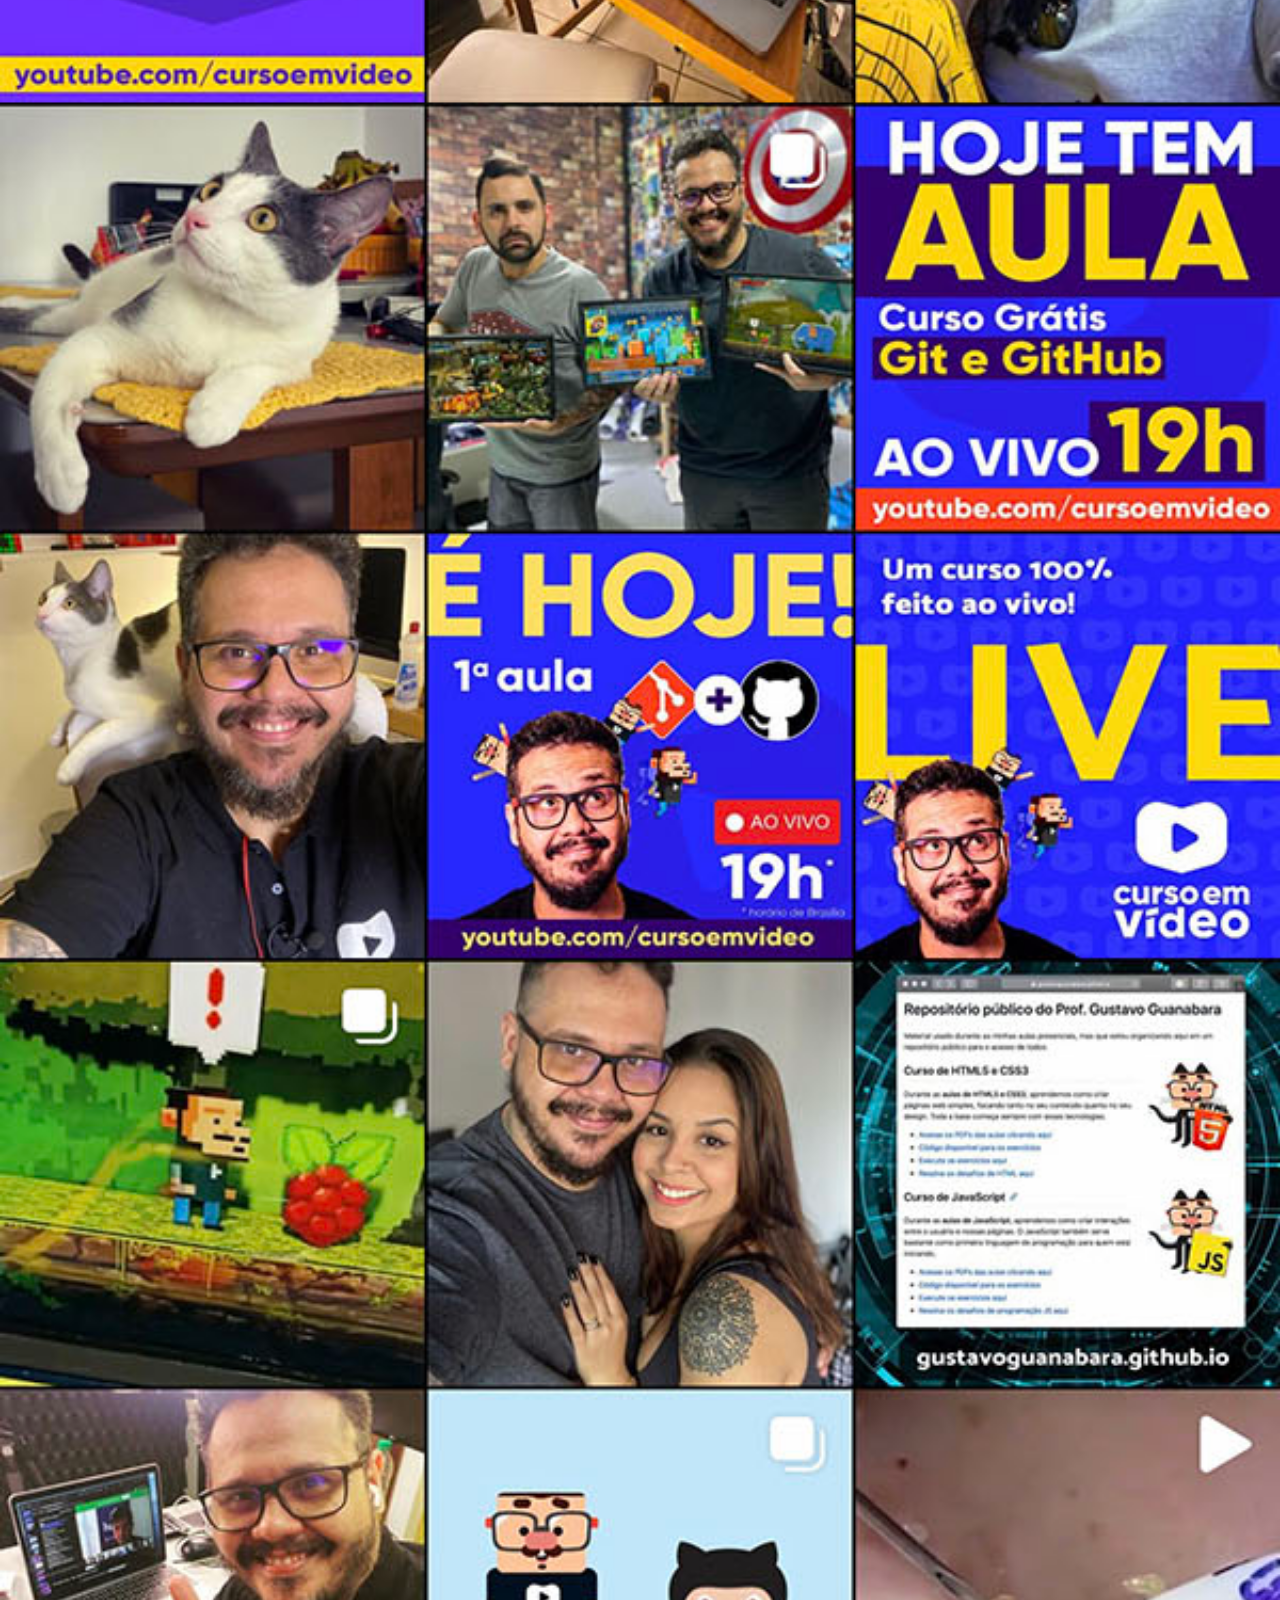
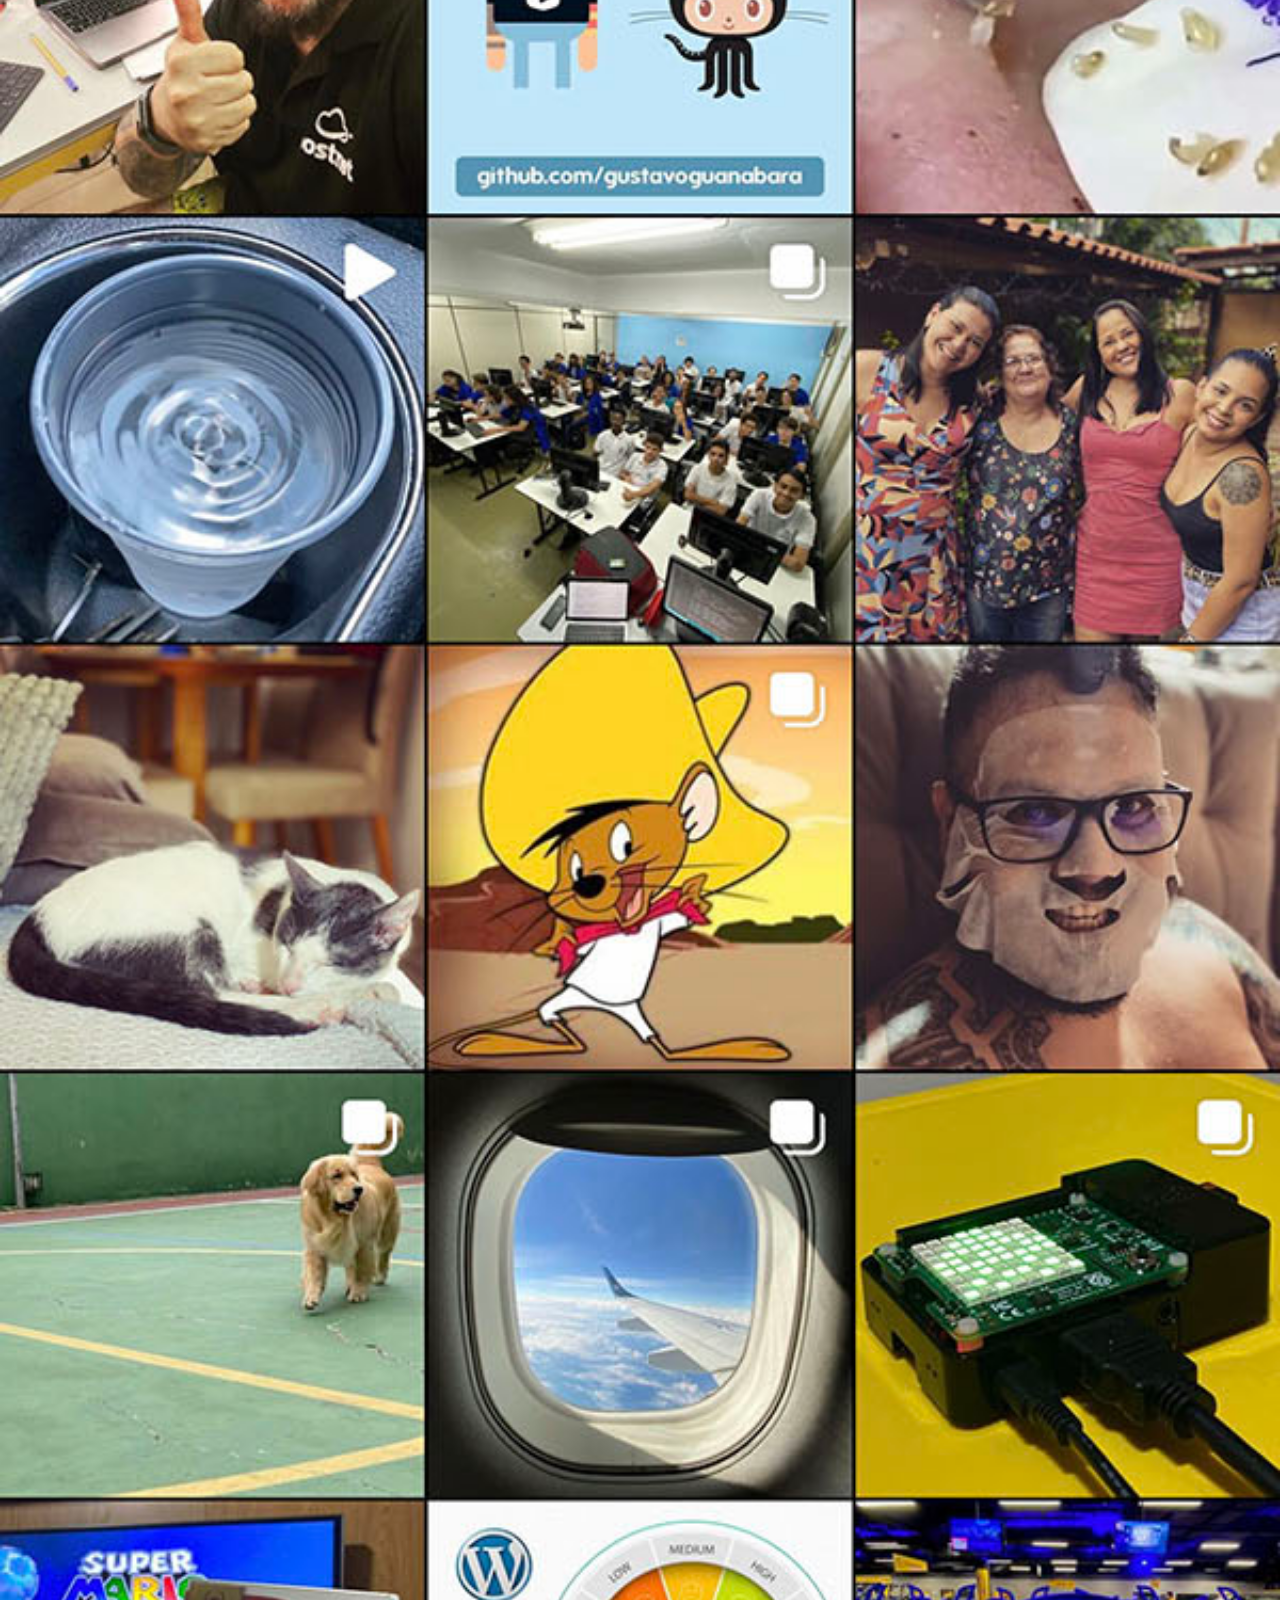
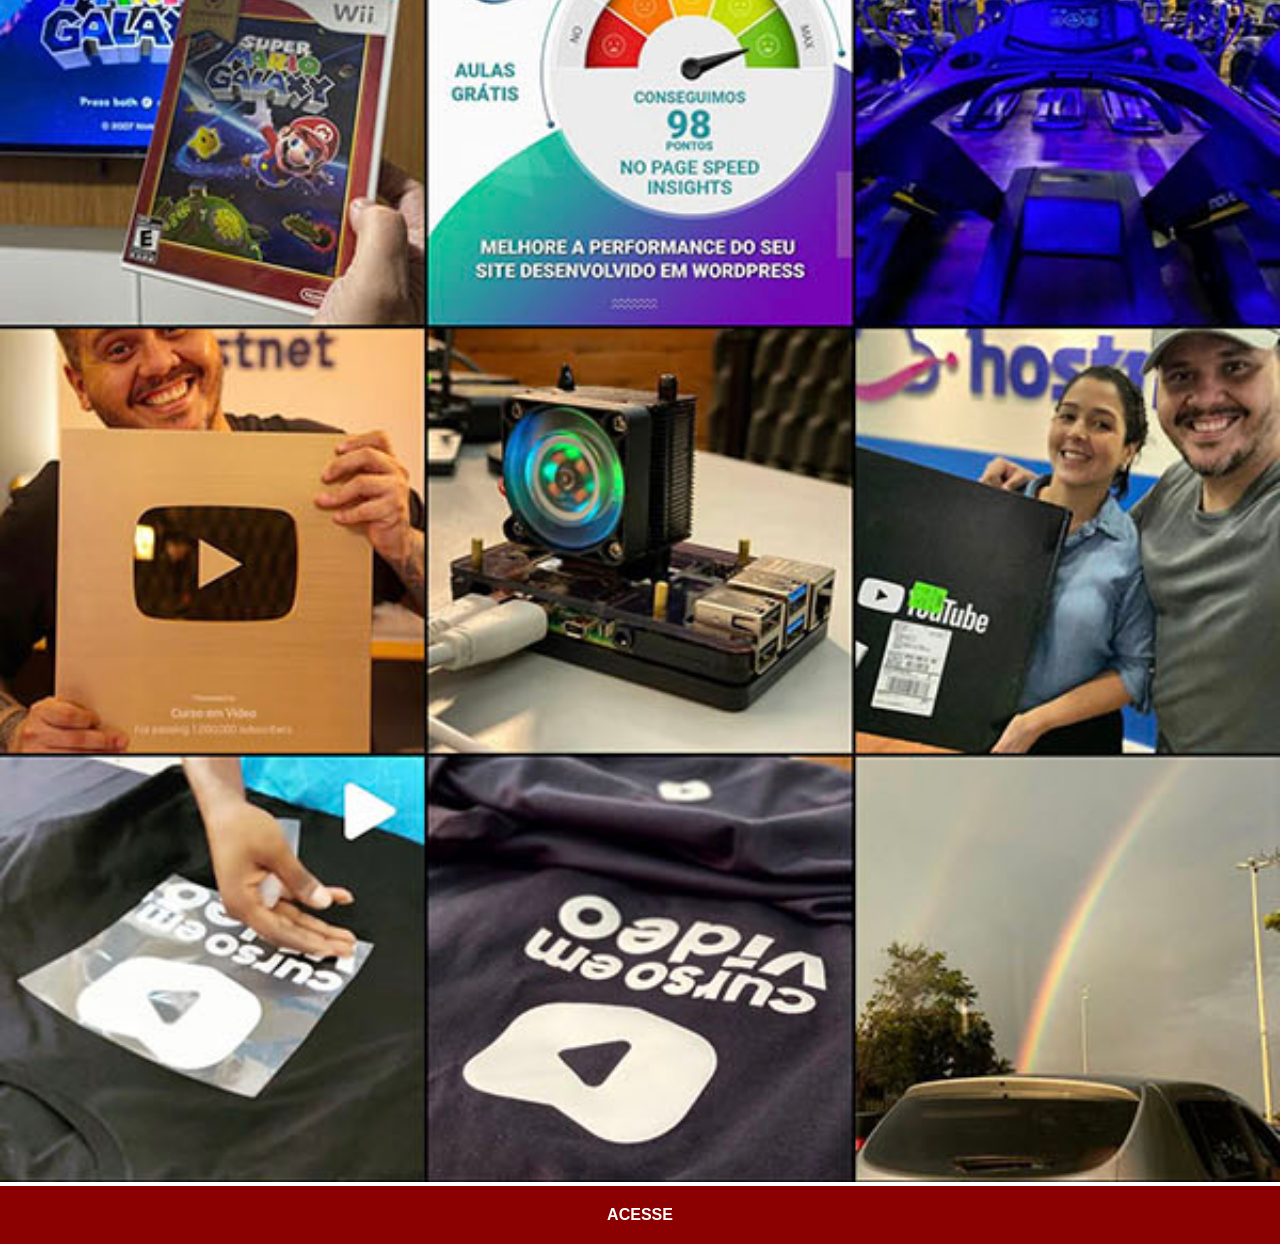
<file: instagram.html>
<!doctype html>
<html lang="pt-br">
  <head>
    <meta charset="UTF-8" />
    <meta name="viewport" content="width=device-width, initial-scale=1.0" />
    <title>Instagram</title>
    <link rel="stylesheet" href="estilos/social.css" />
  </head>
  <body>
    <img src="imagens/tela-instagram.jpg" alt="Instagram" />
    <a
      href="https://www.instagram.com/gustavoguanabara/?hl=pt-br"
      target="_blank"
      >ACESSE</a
    >
  </body>
</html>
</file>
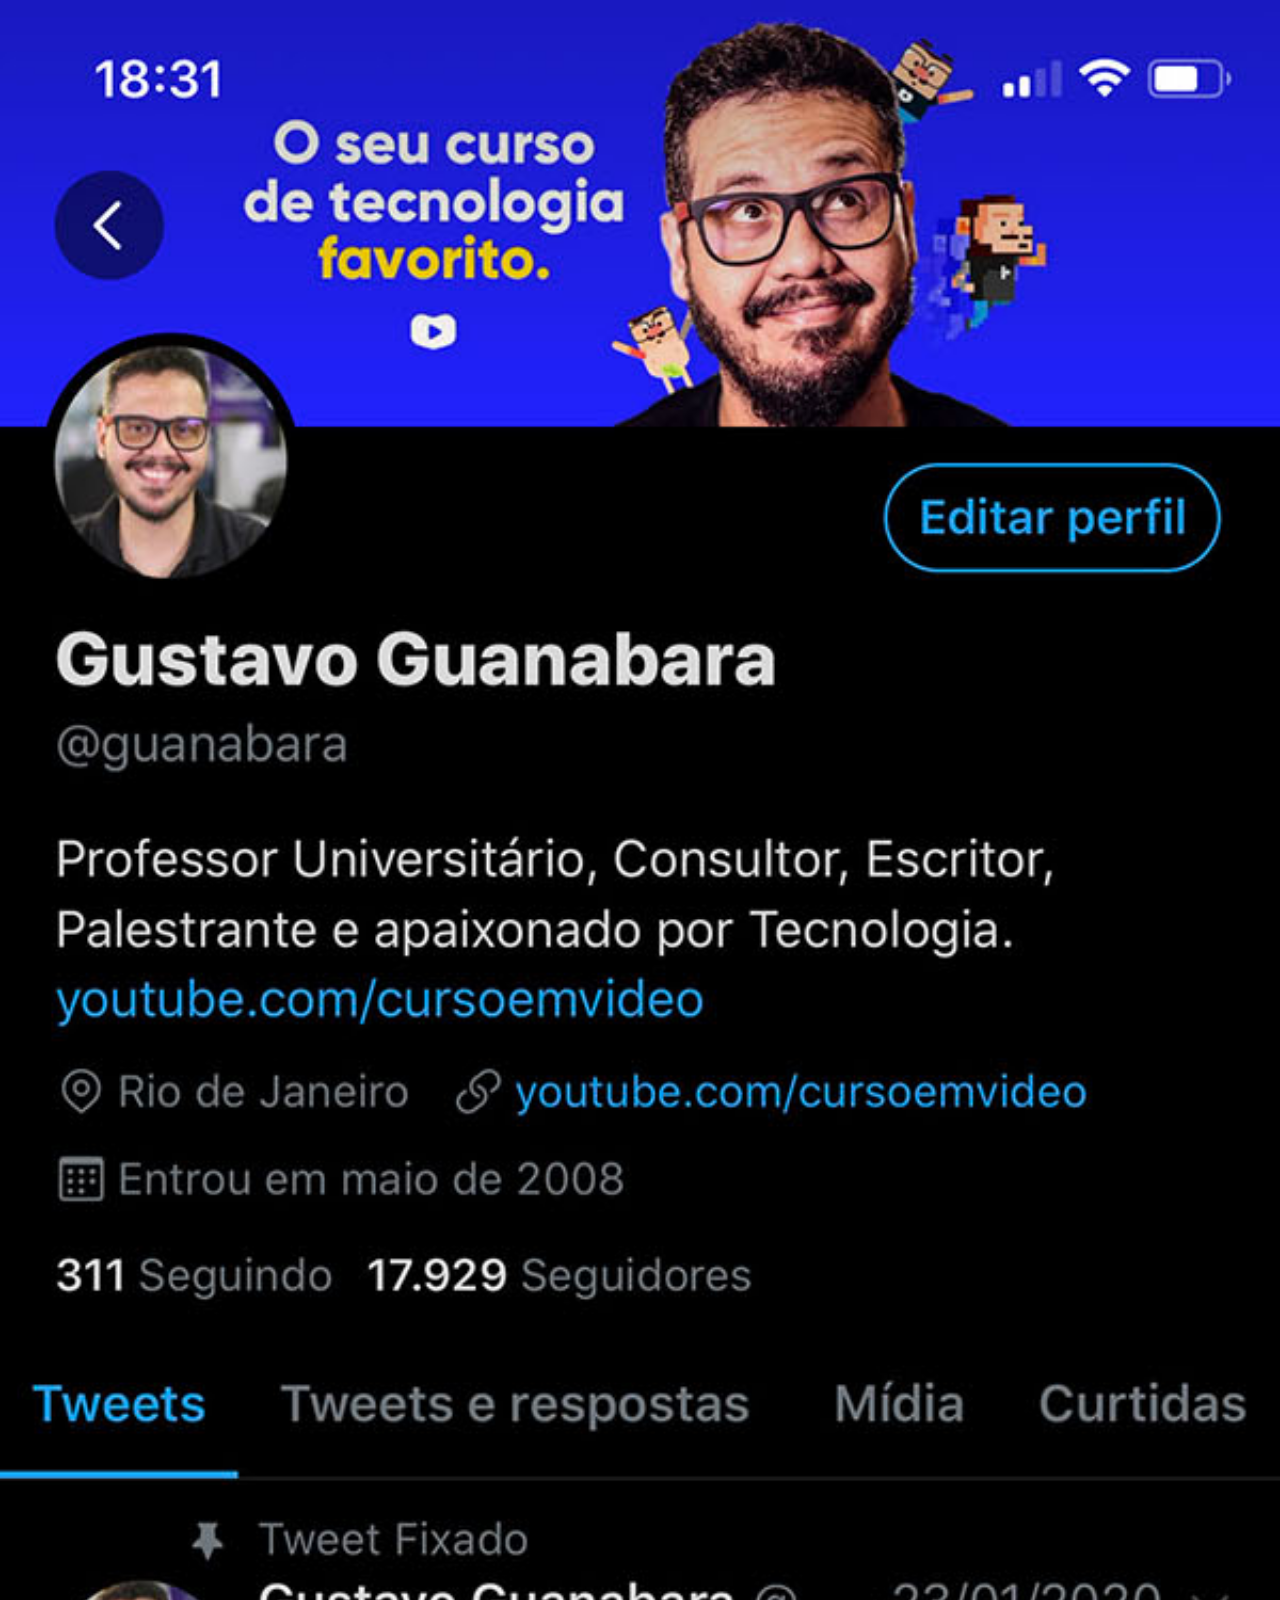
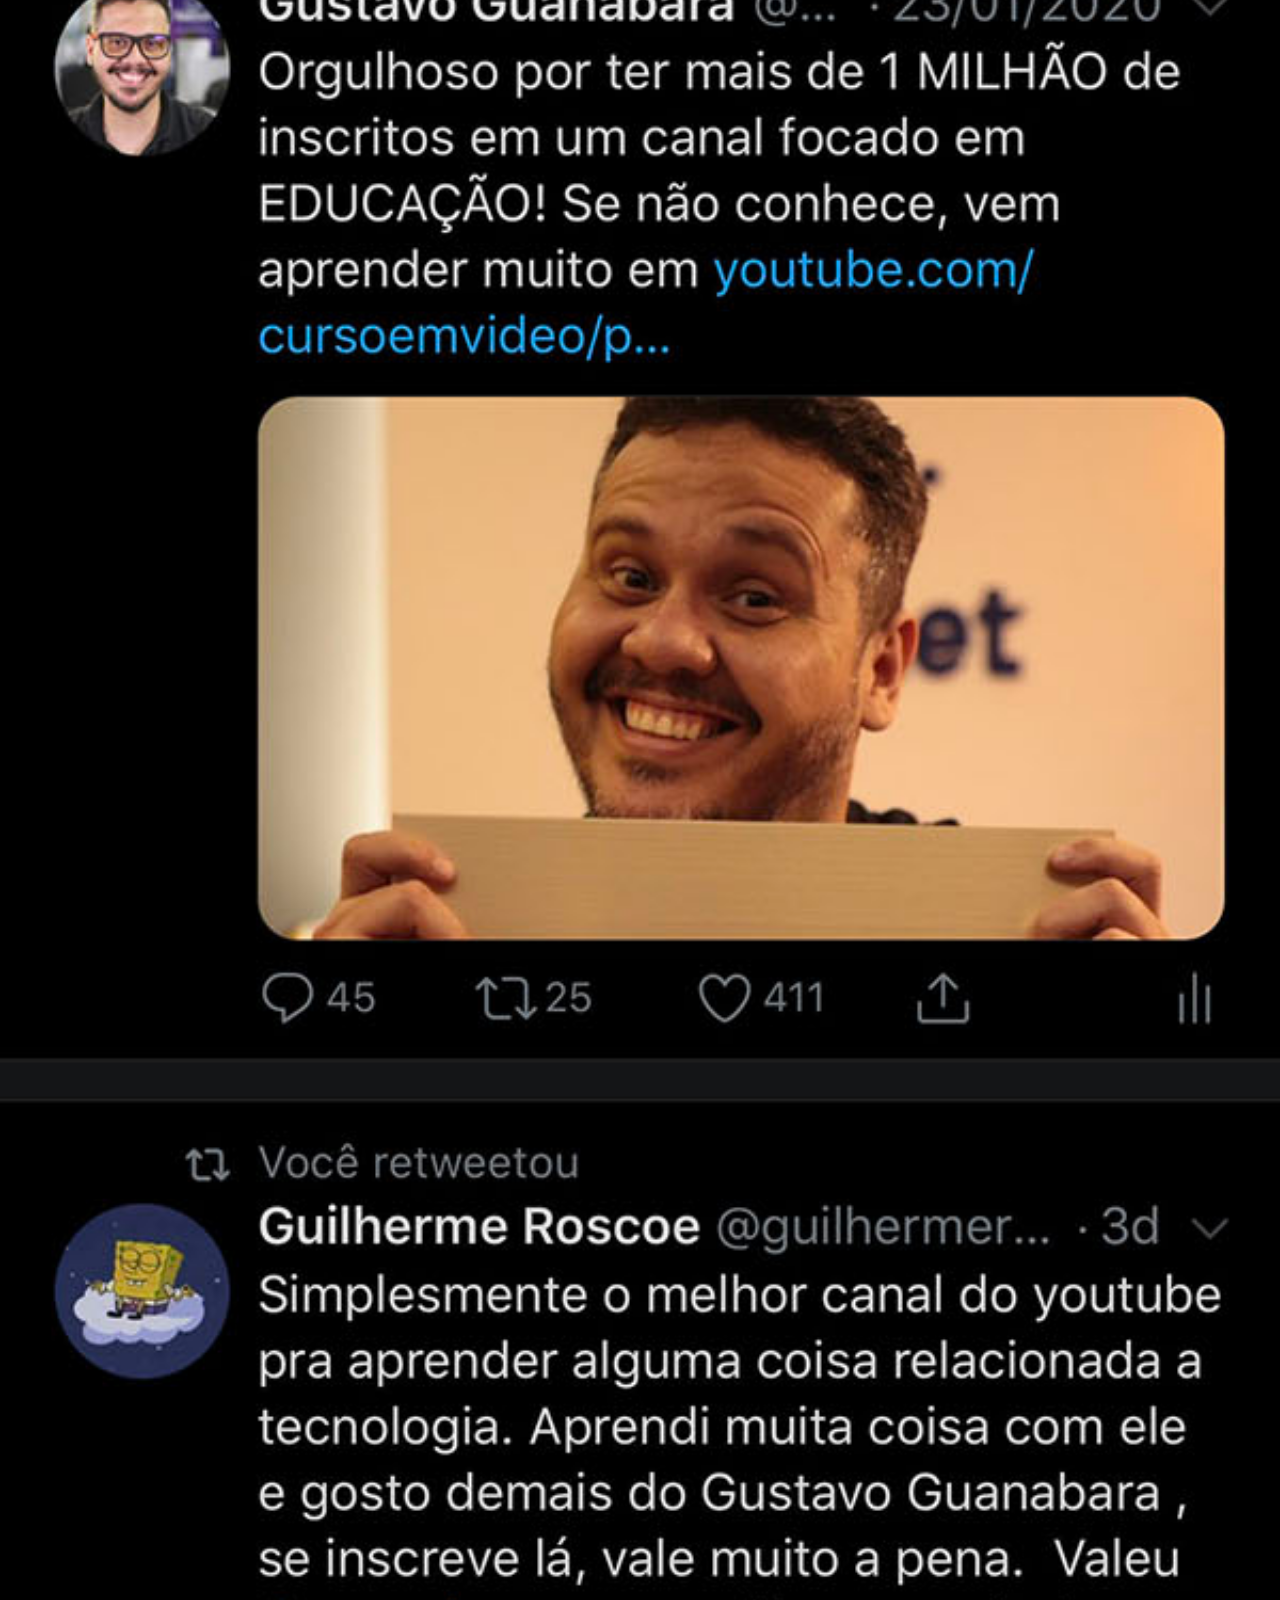
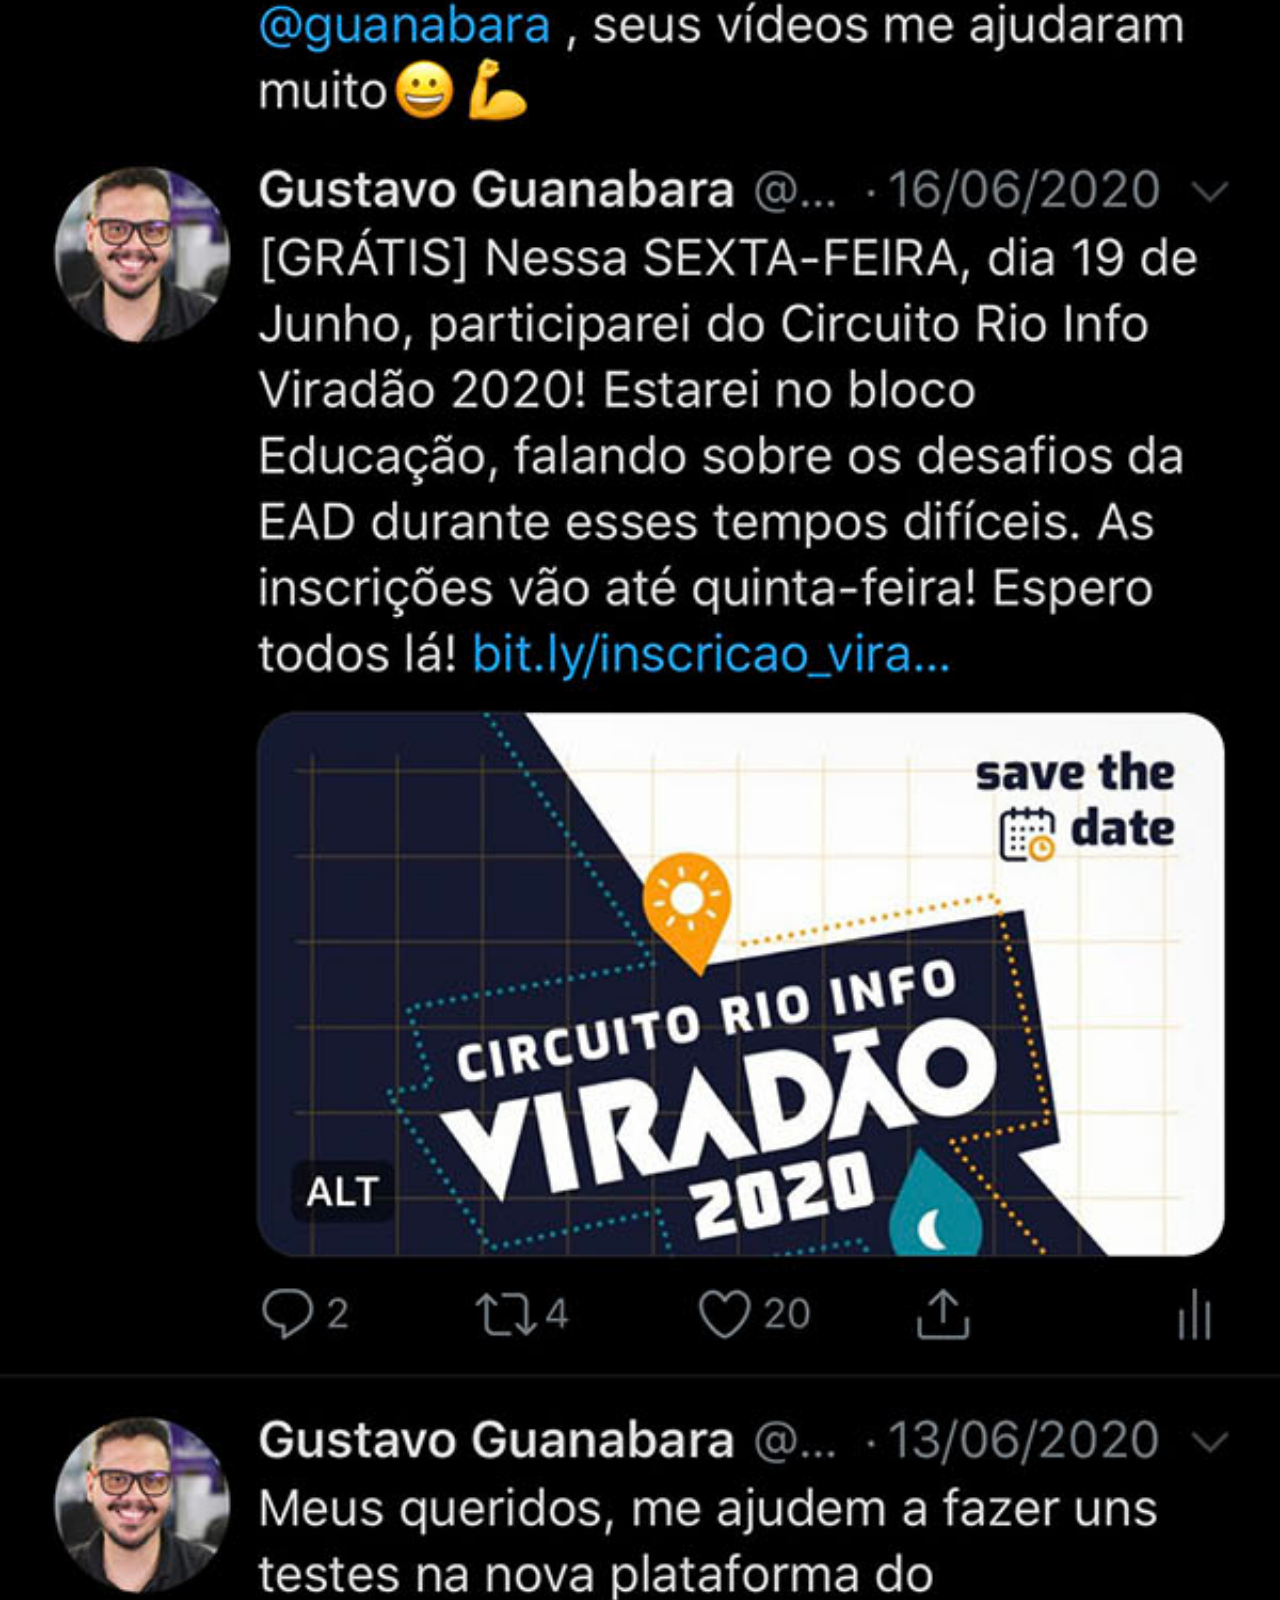
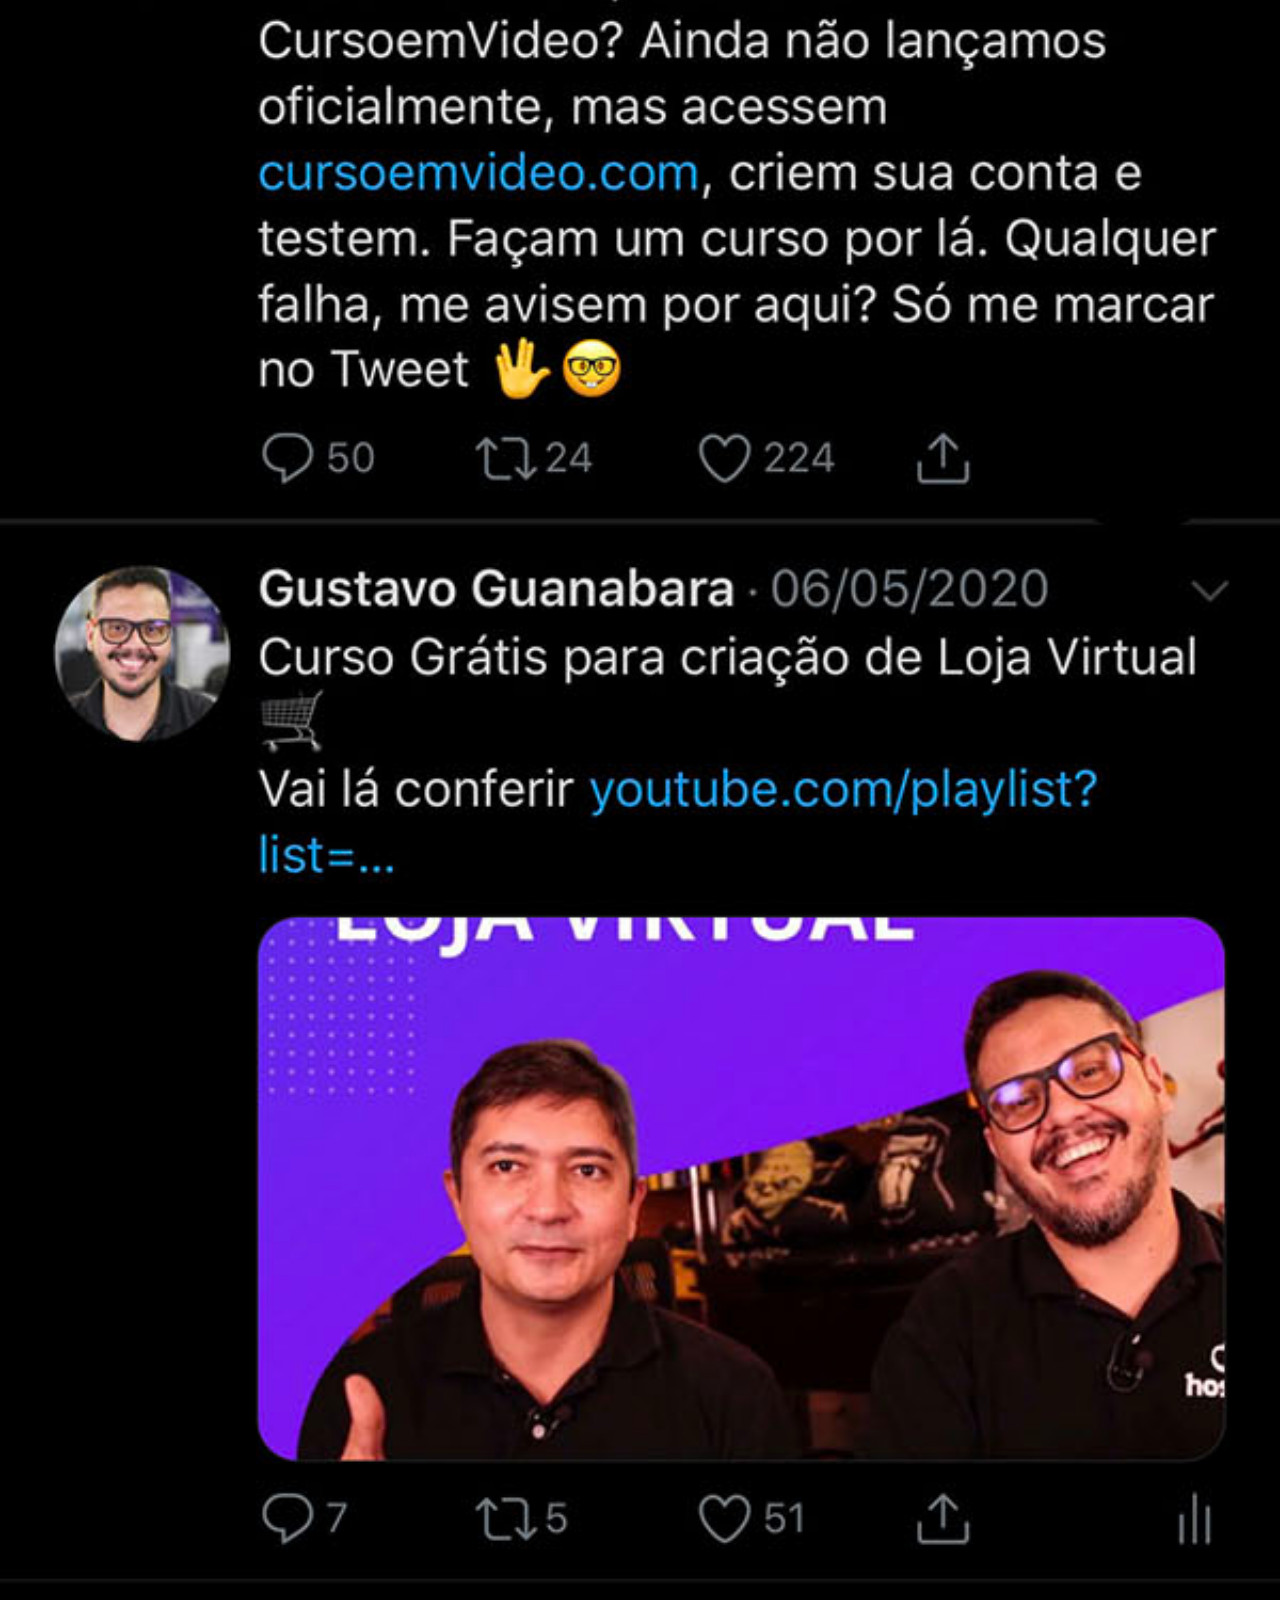
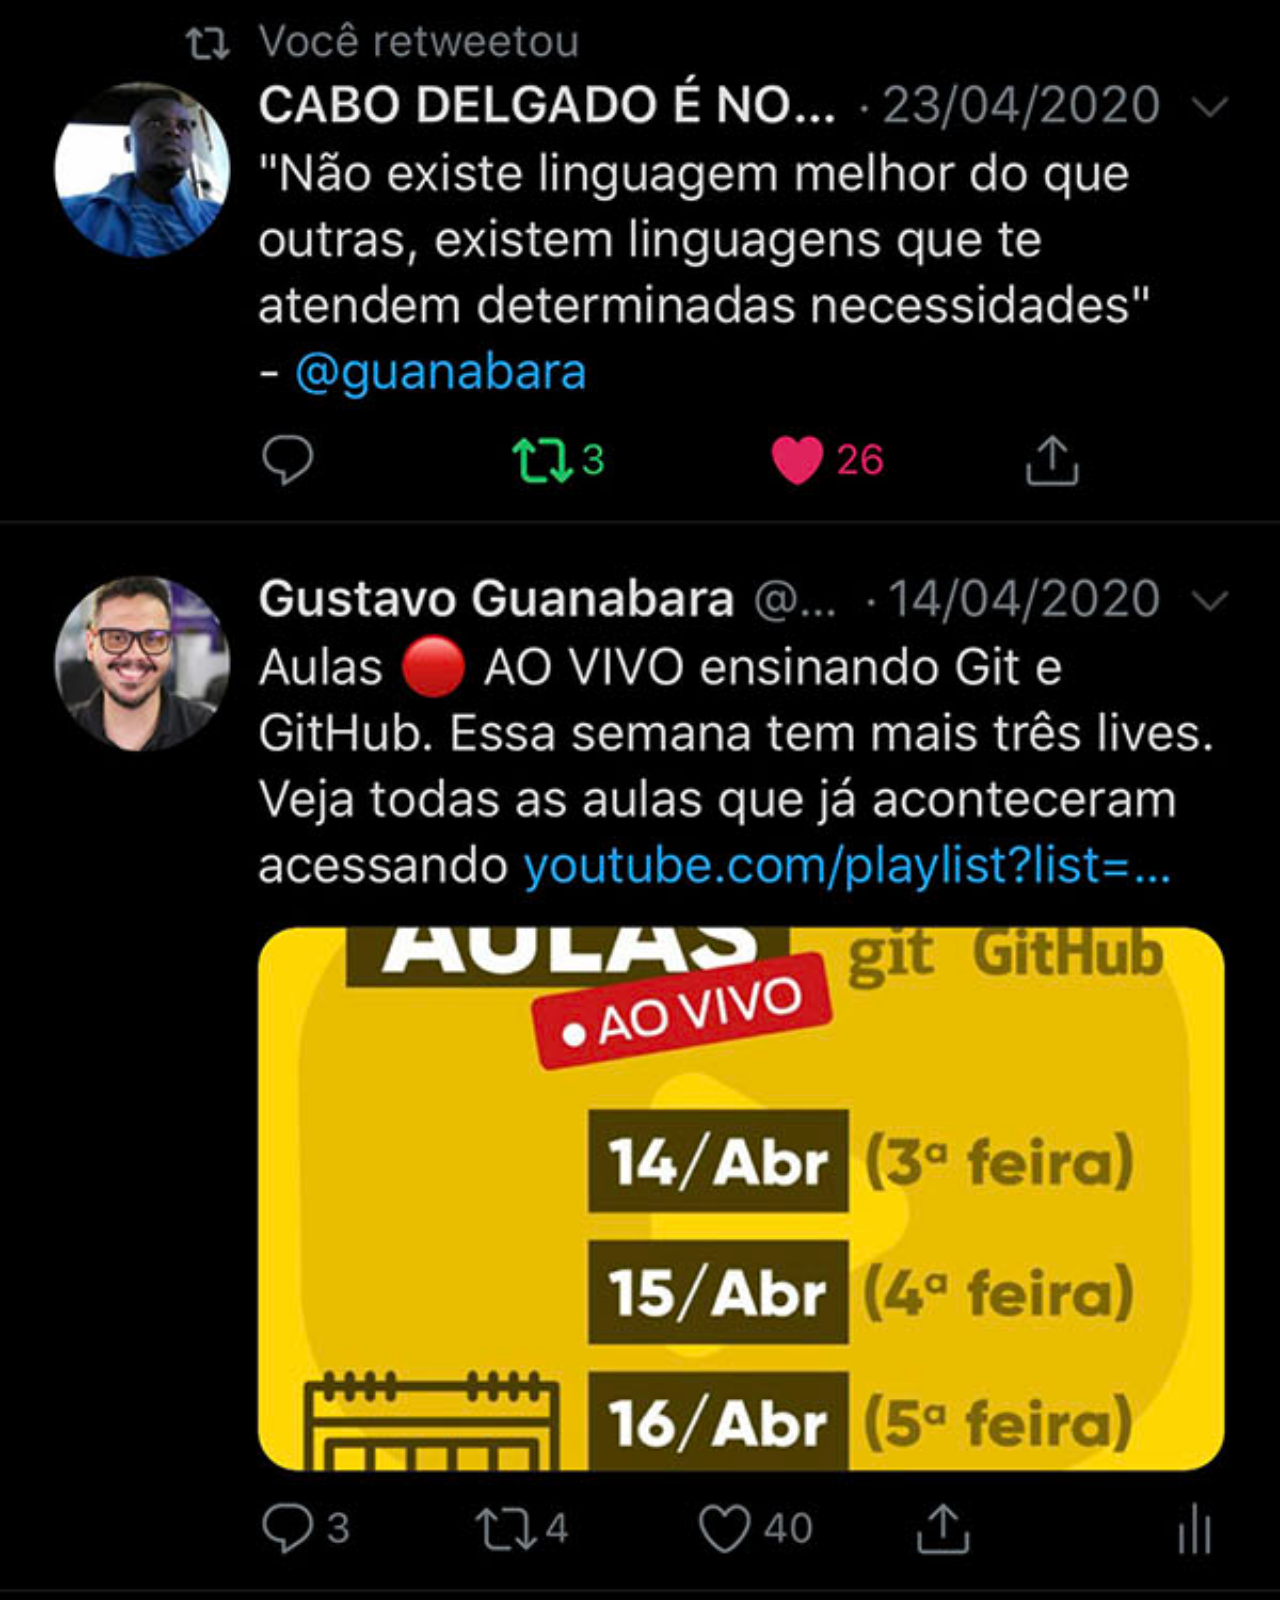
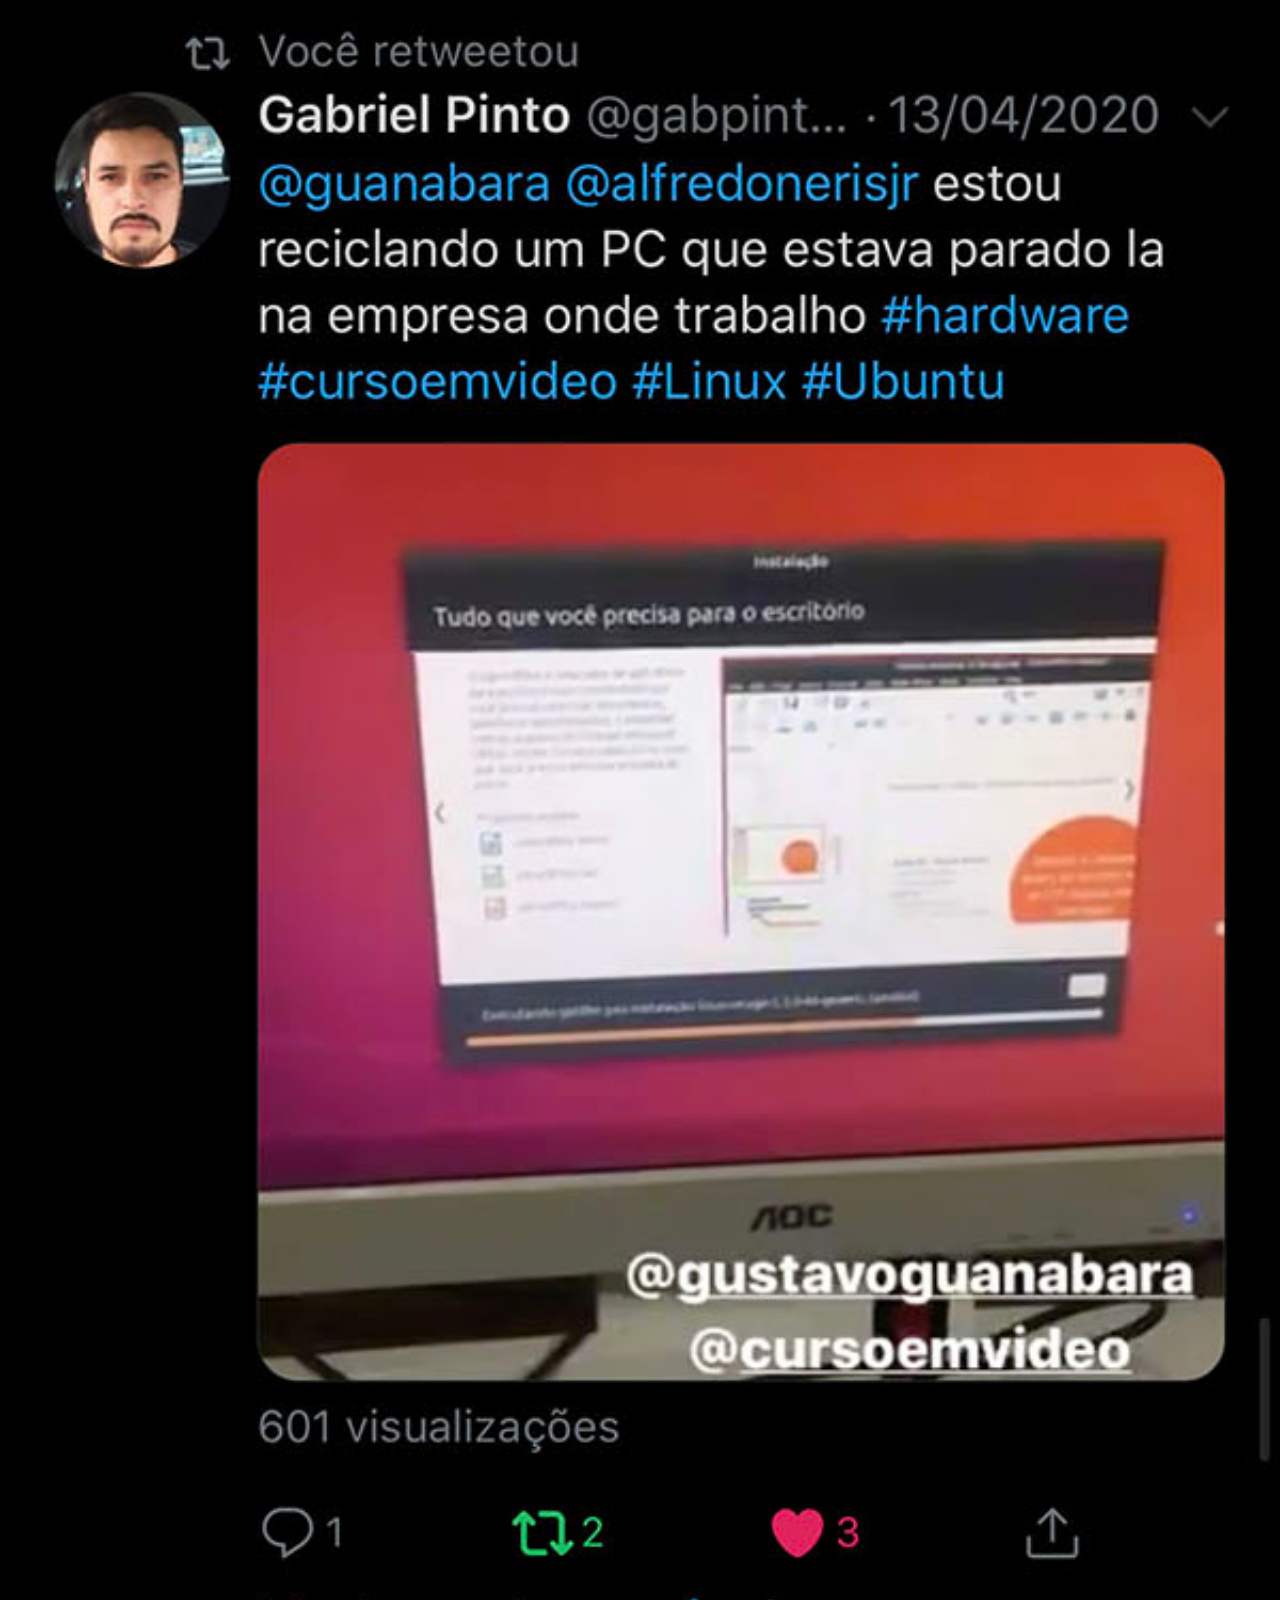
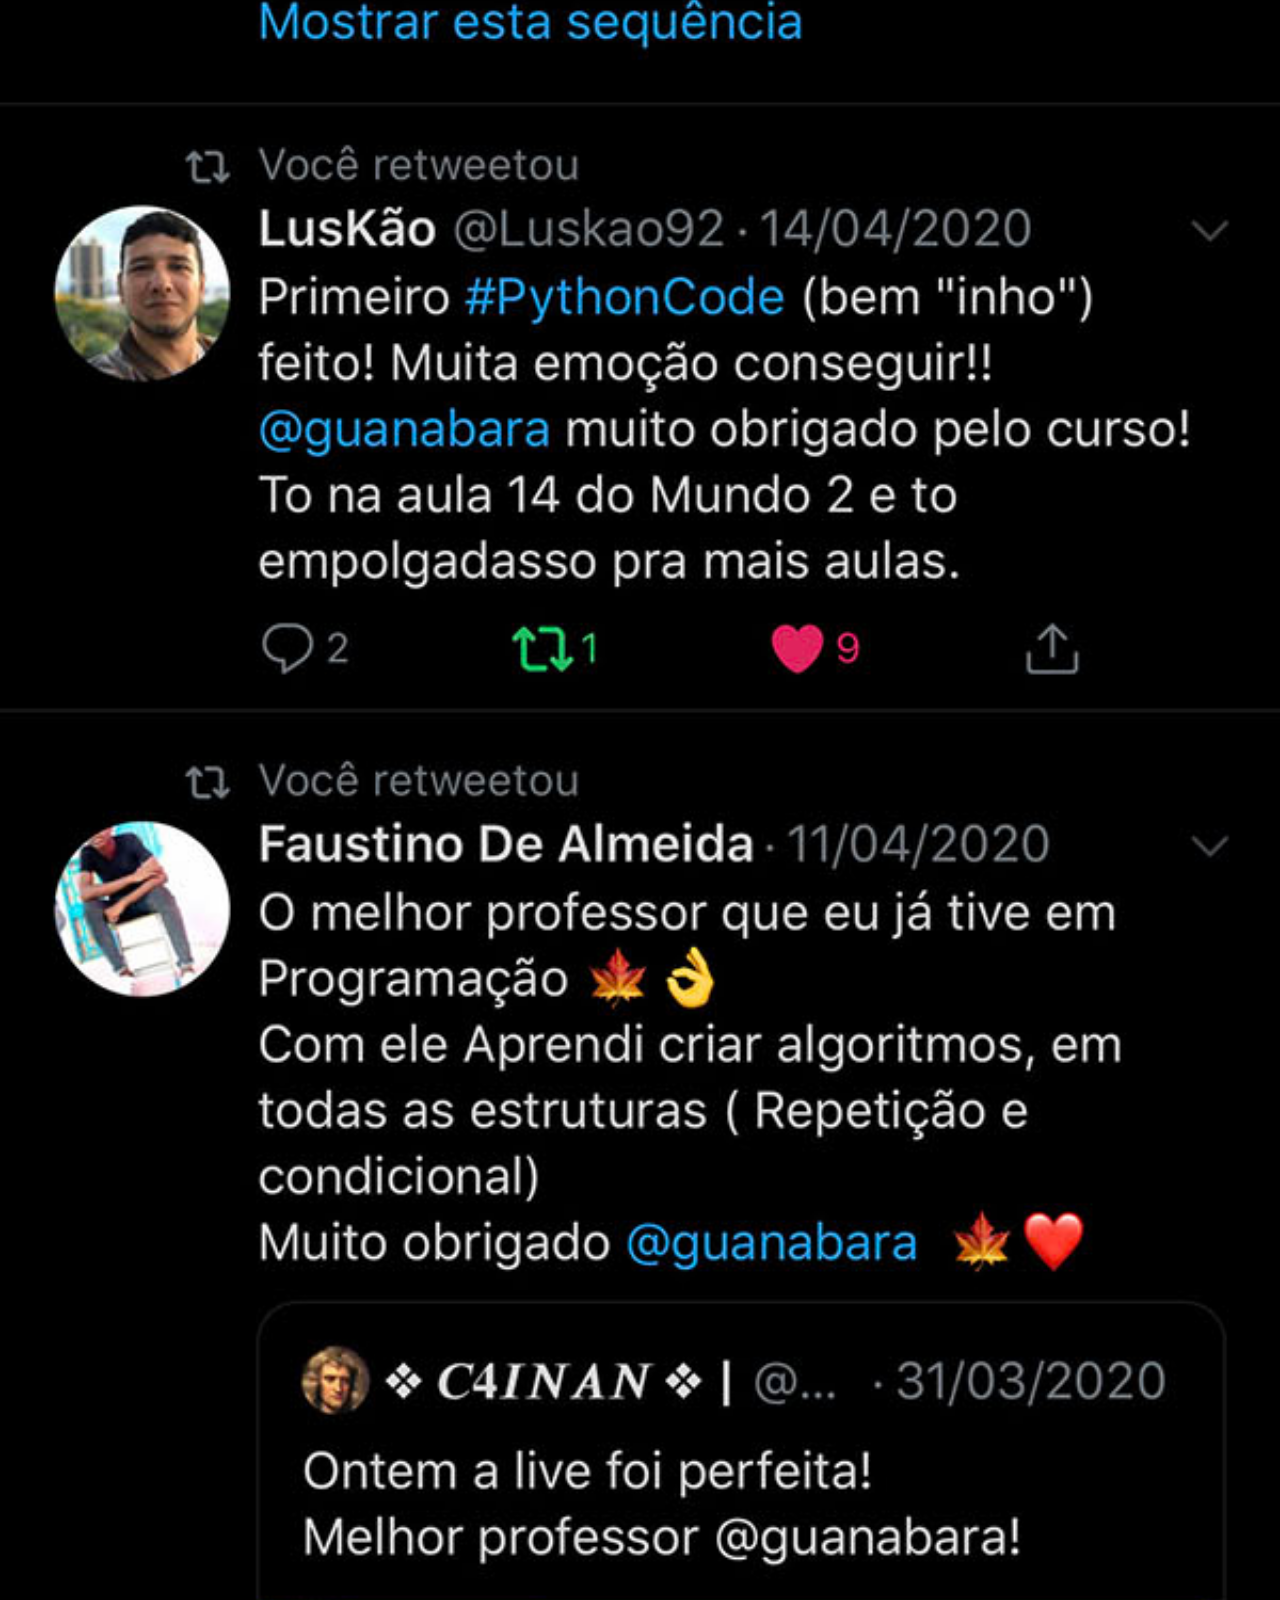
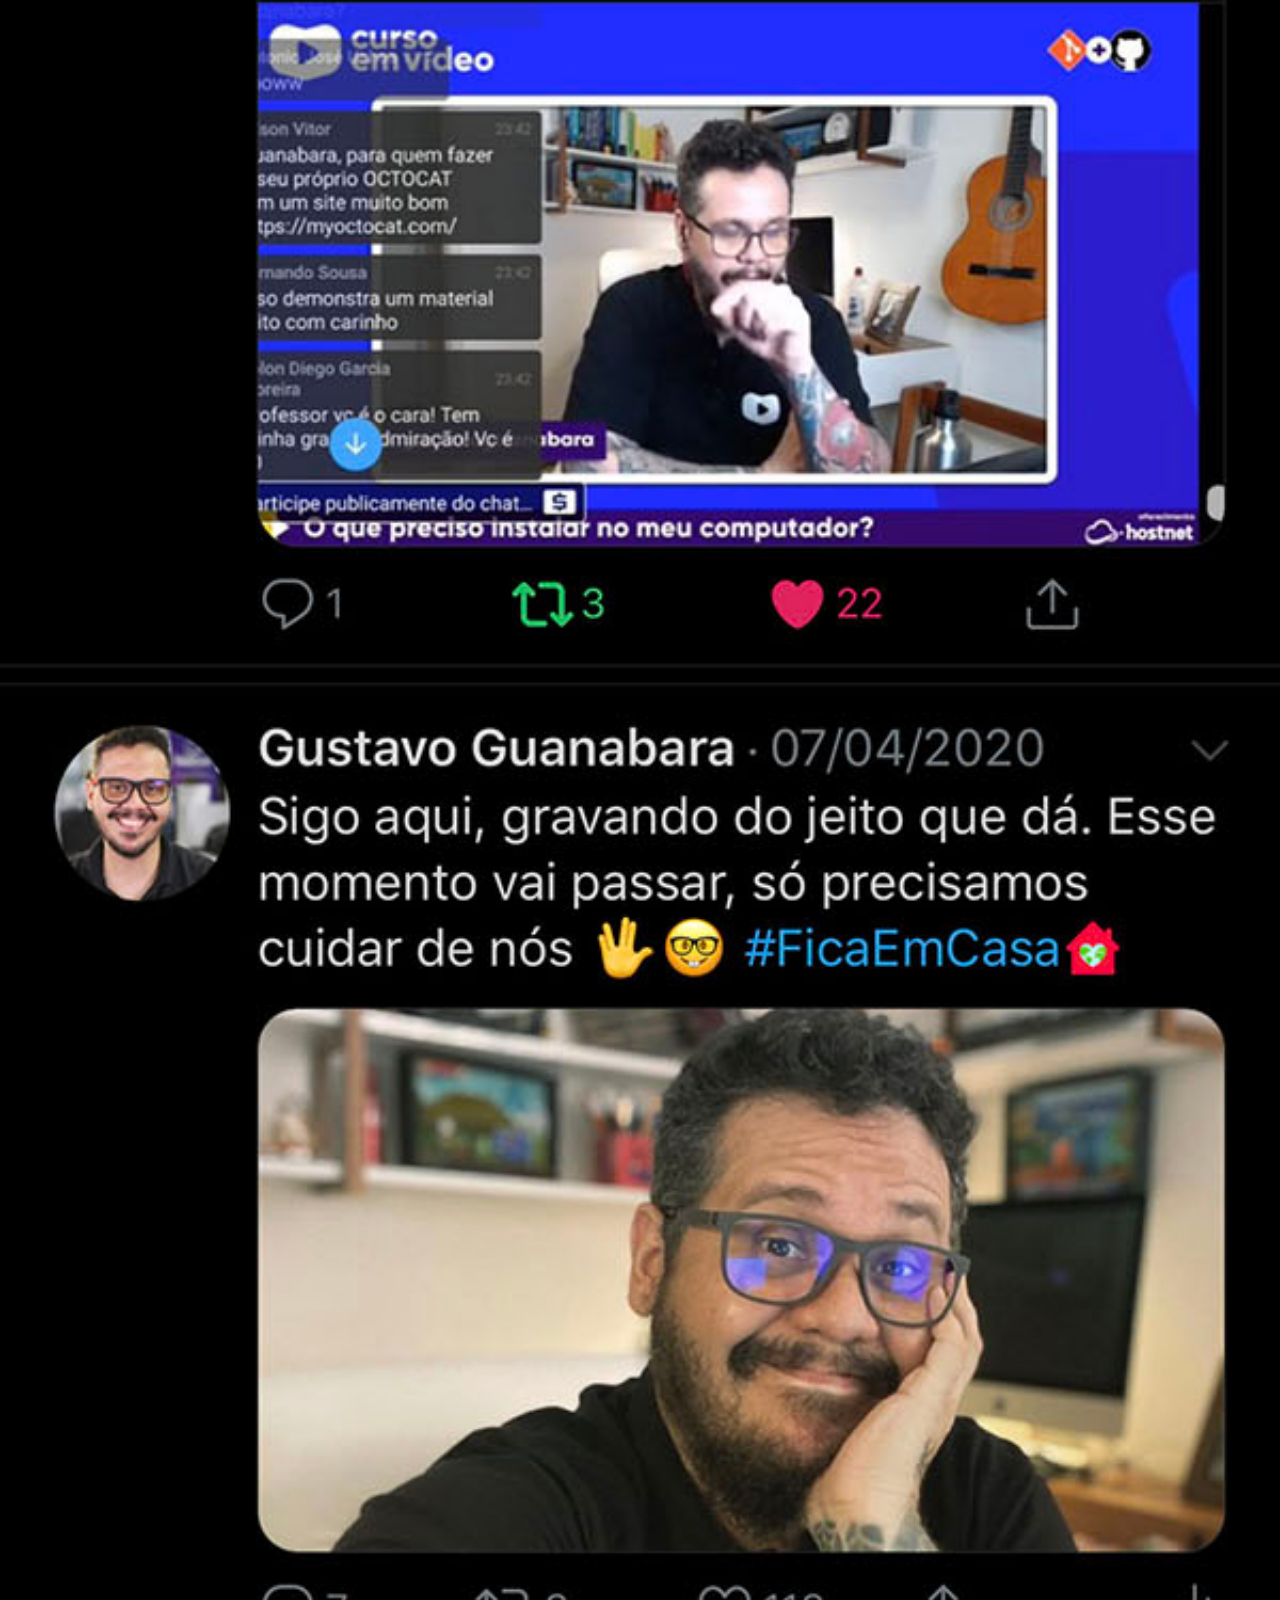
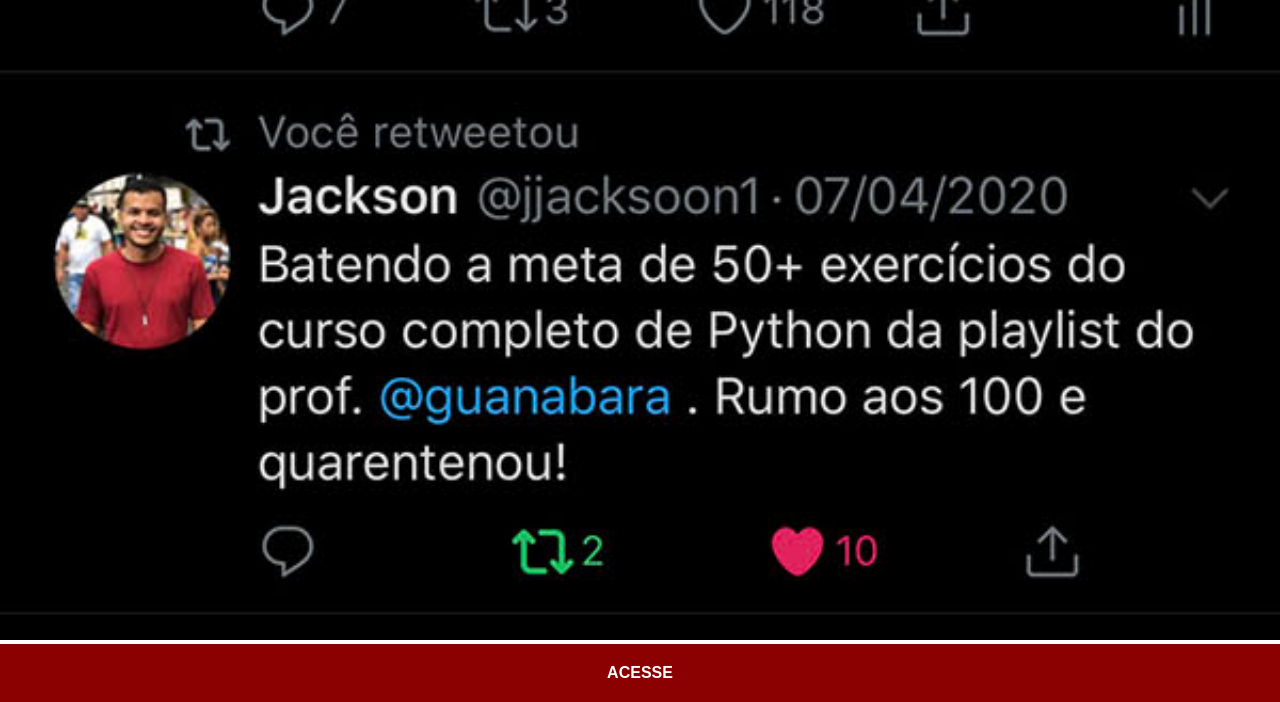
<file: twitter.html>
<!doctype html>
<html lang="pt-br">
  <head>
    <meta charset="UTF-8" />
    <meta name="viewport" content="width=device-width, initial-scale=1.0" />
    <title>Twitter</title>
    <link rel="stylesheet" href="estilos/social.css" />
  </head>
  <body>
    <img src="imagens/tela-twitter.jpg" alt="twitter" />
    <a href="https://x.com/guanabara" target="_blank">ACESSE</a>
  </body>
</html>
</file>
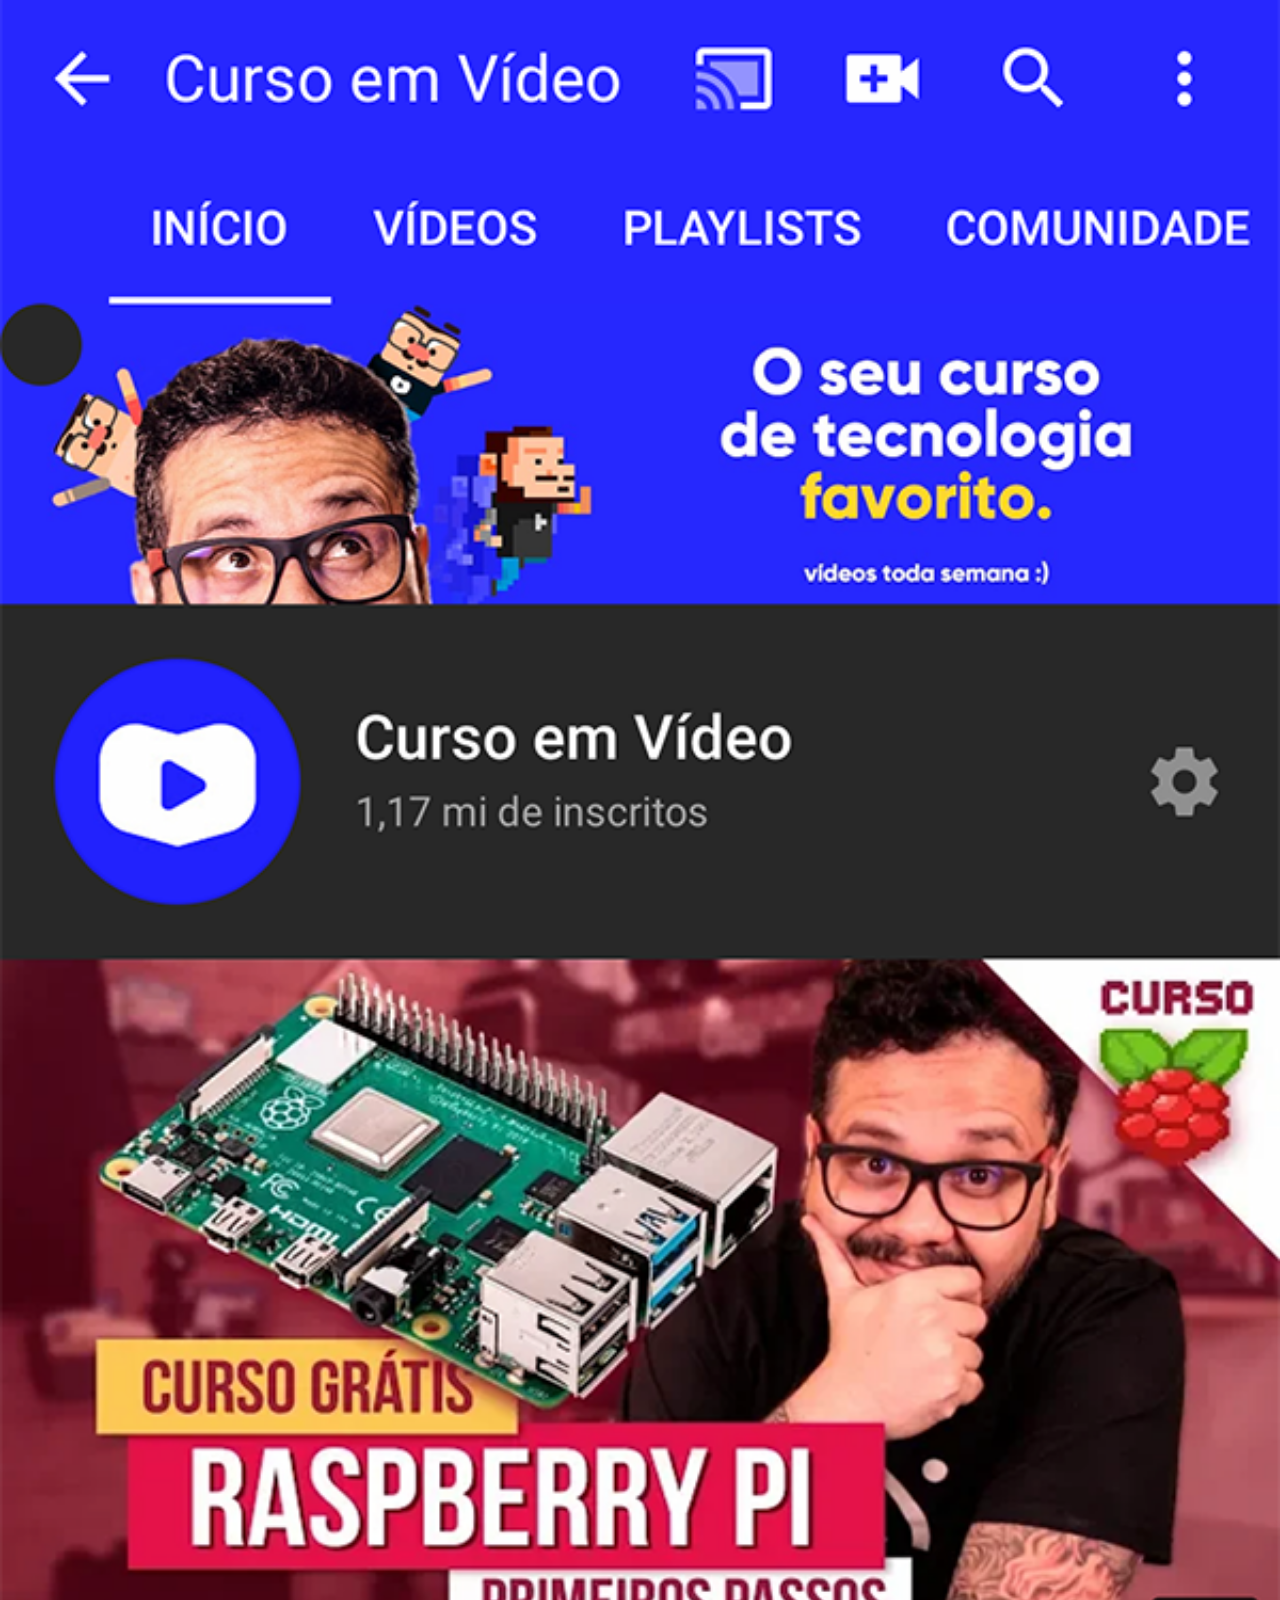
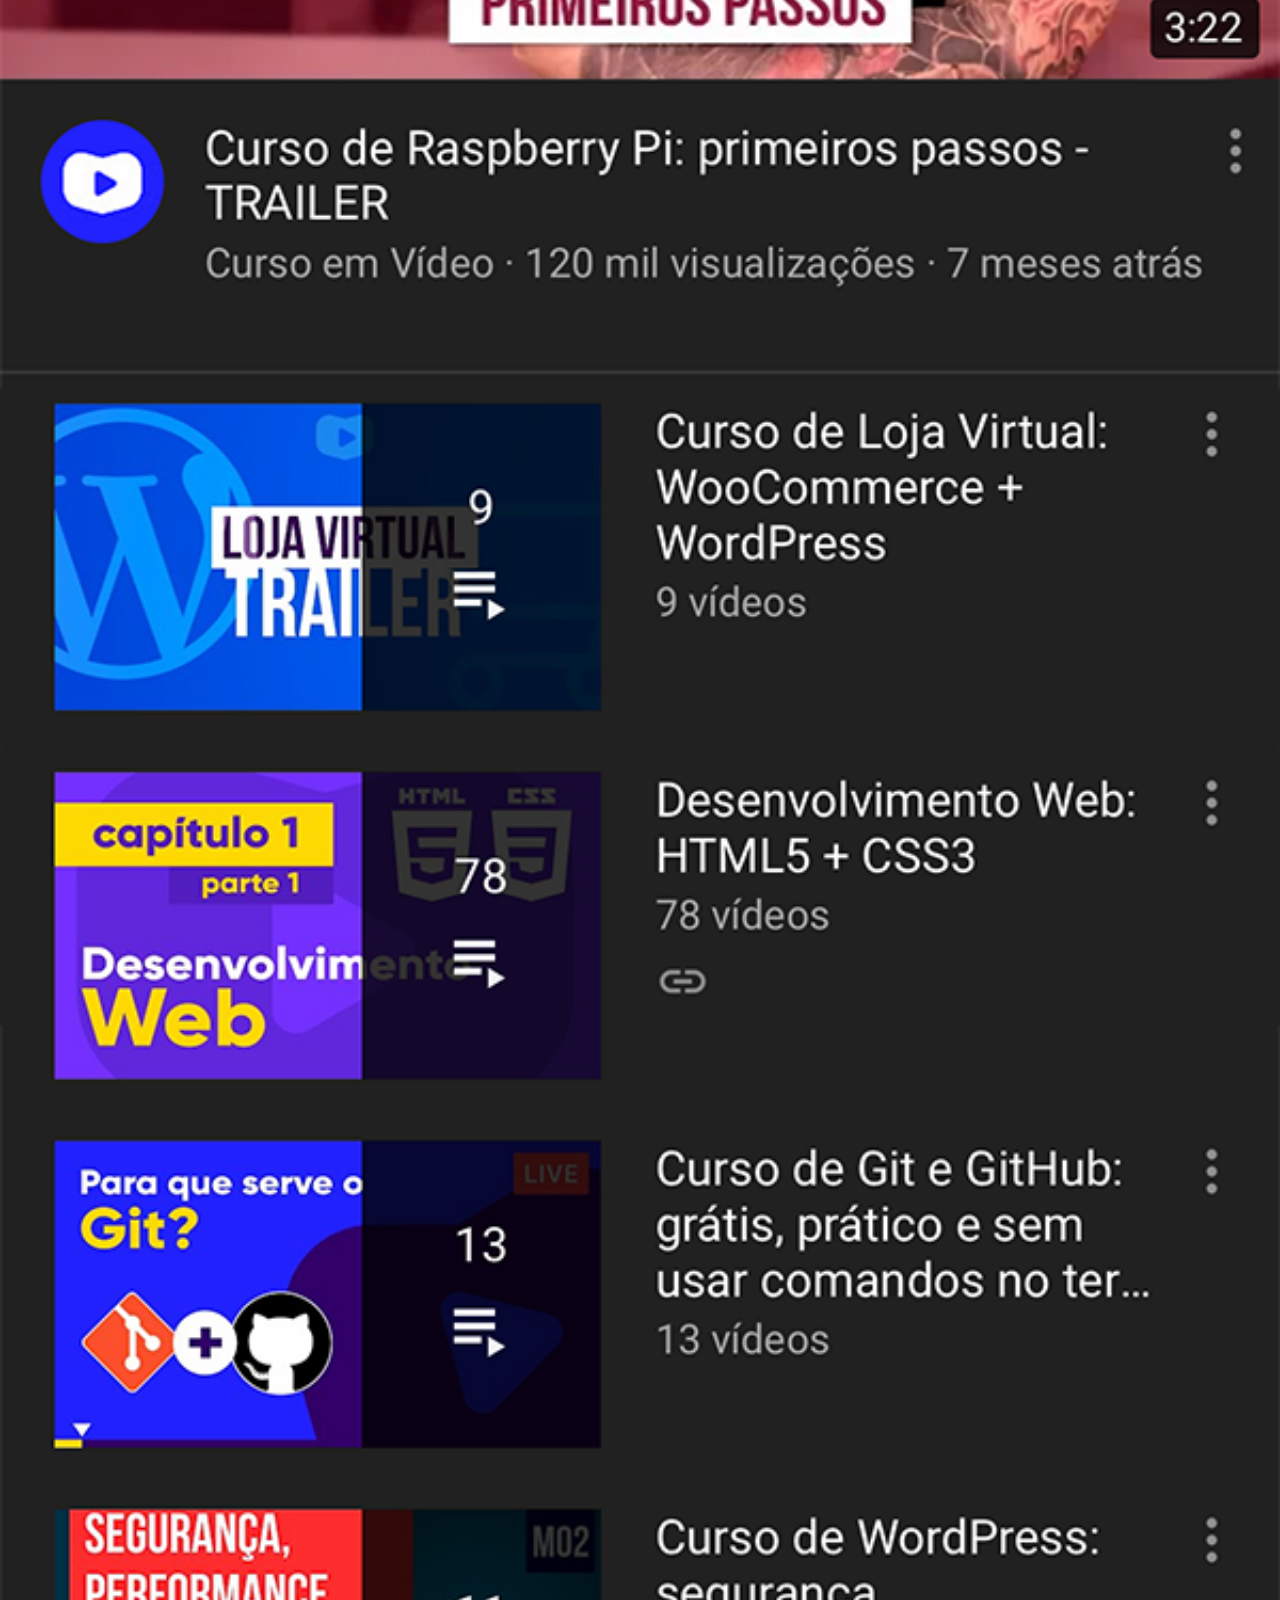
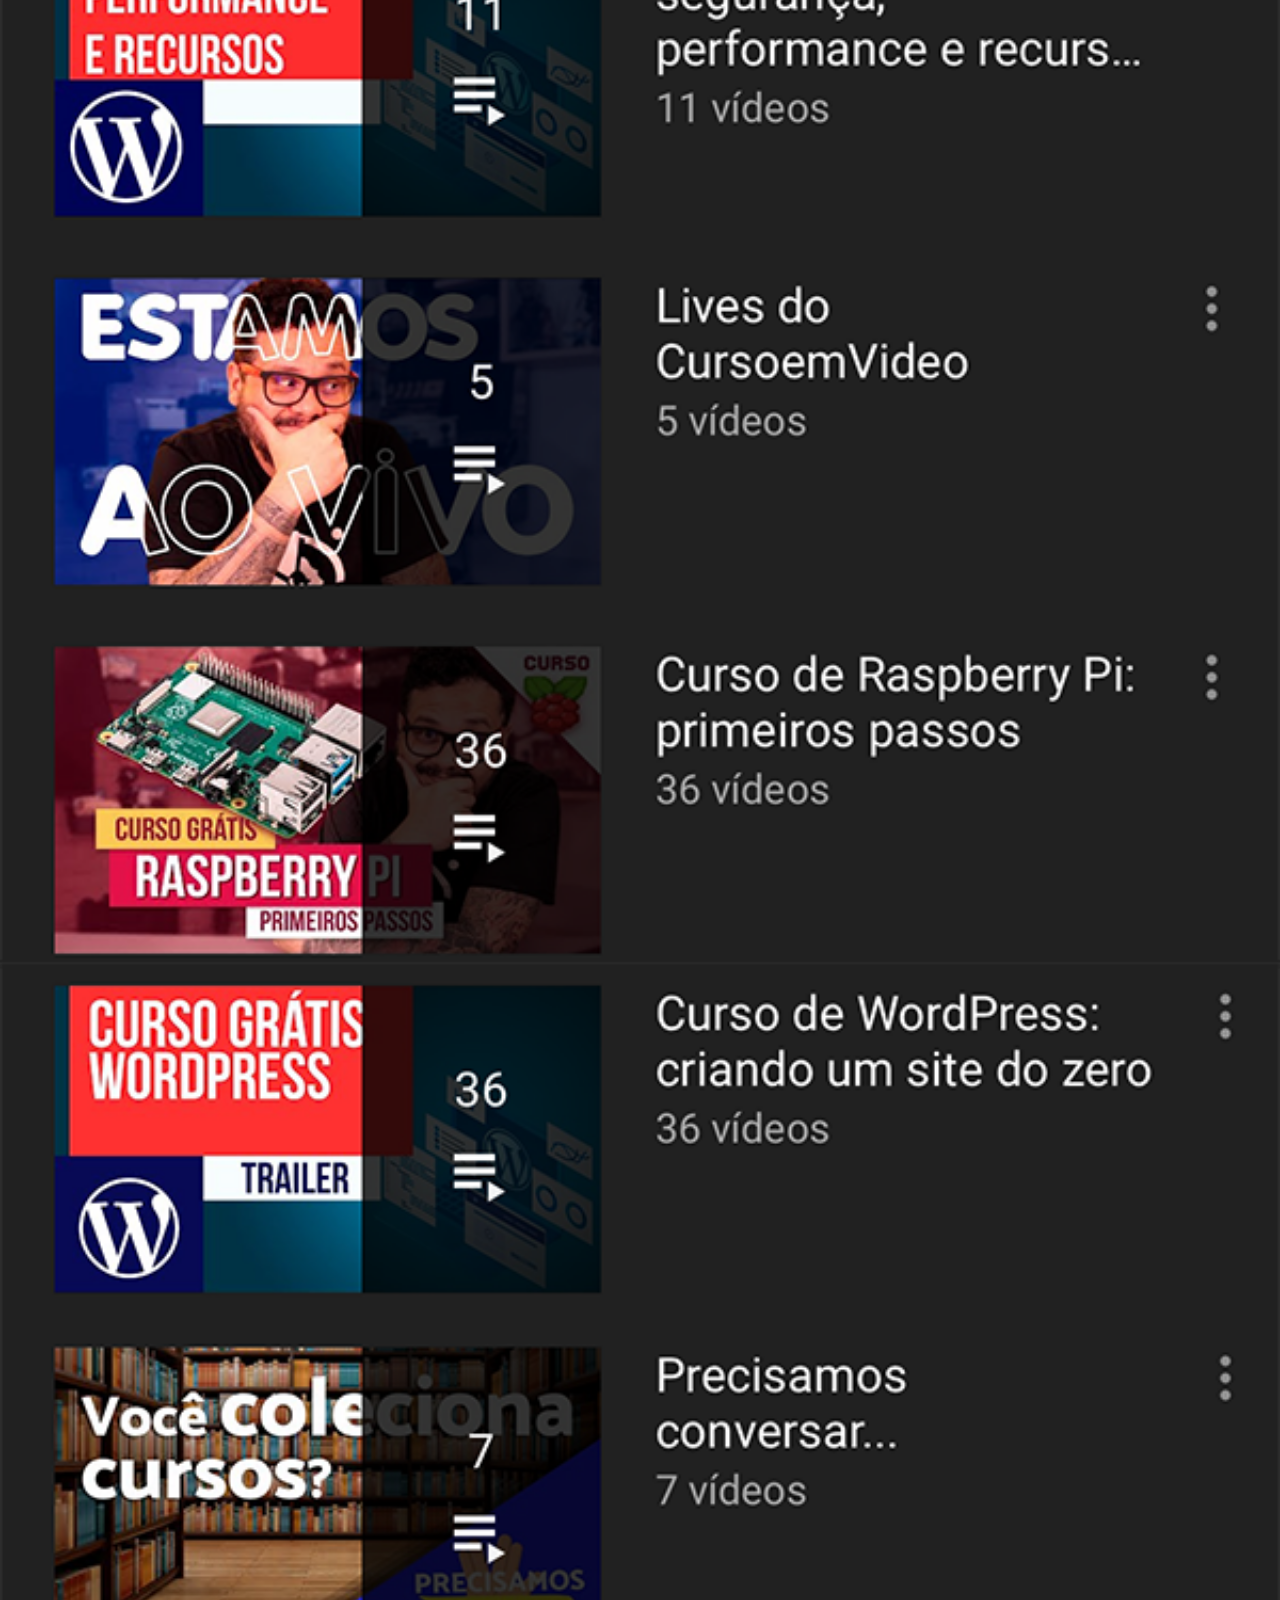
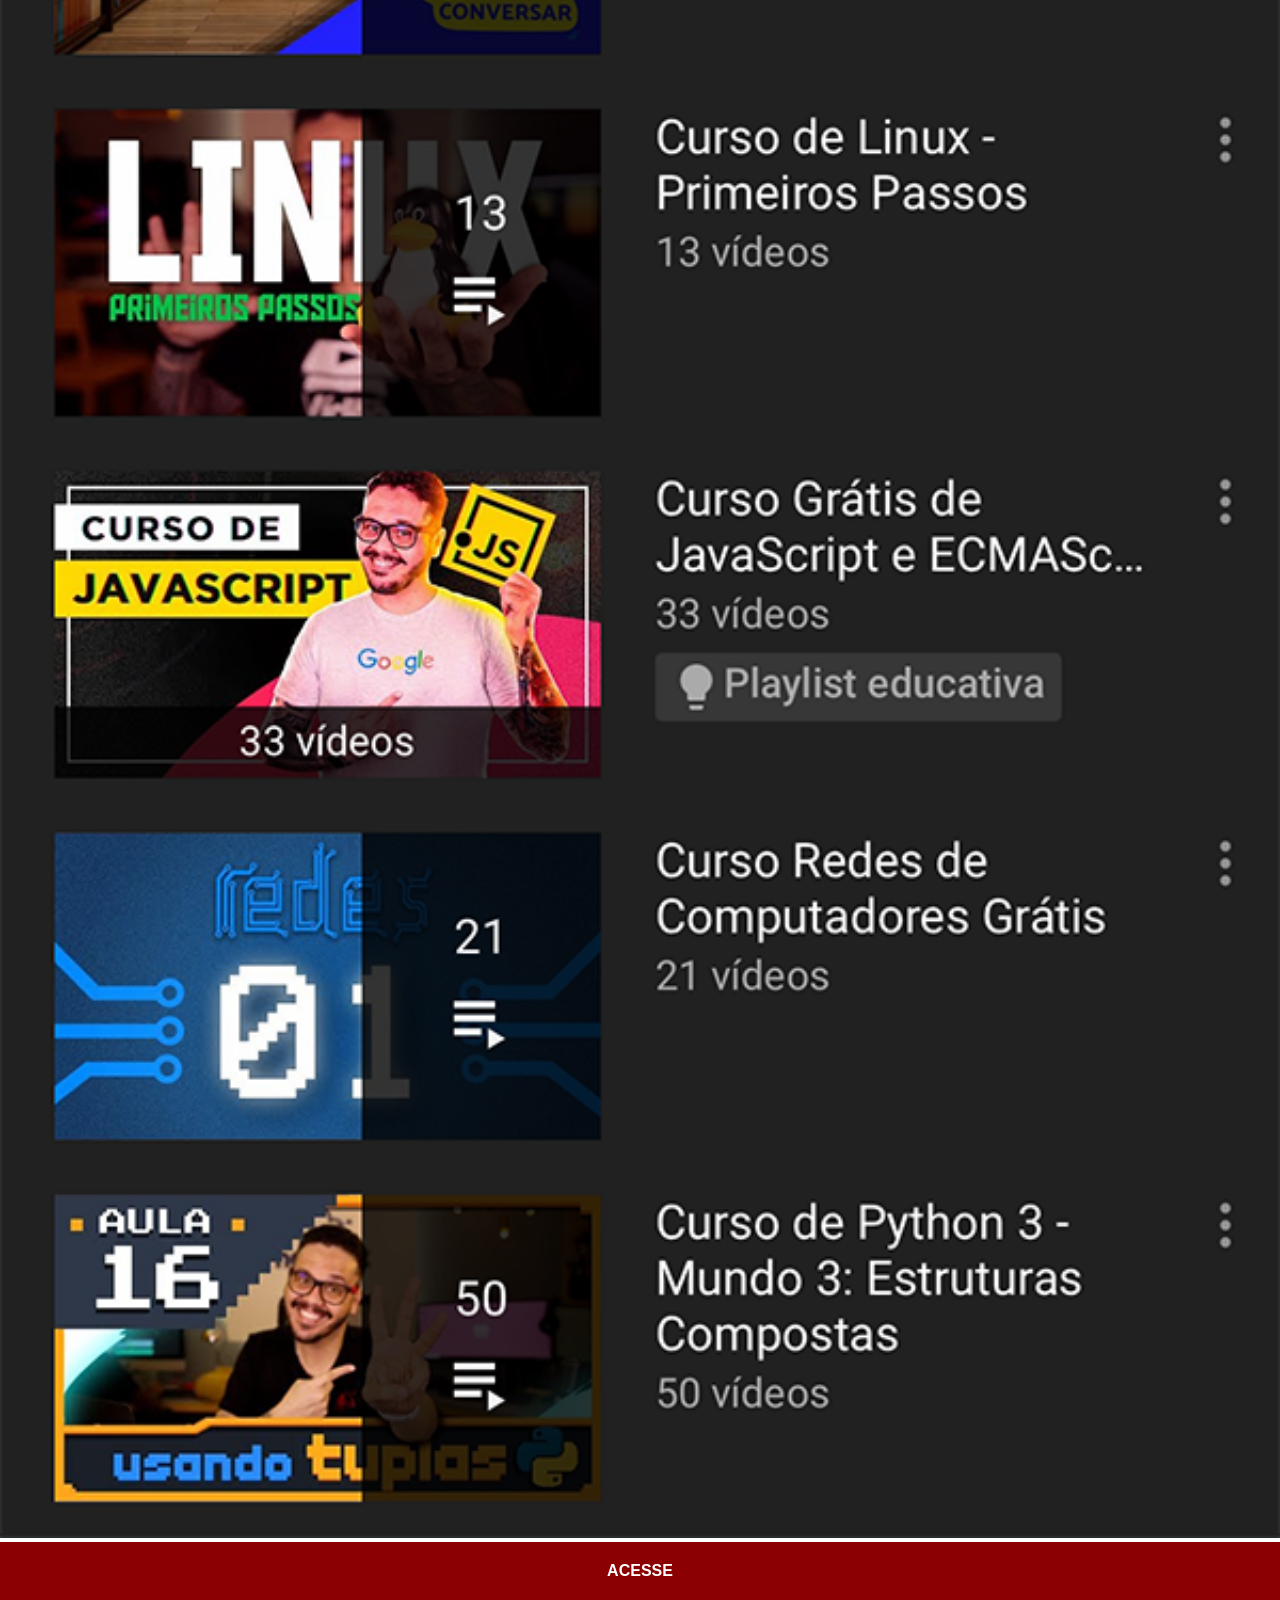
<file: youtube.html>
<!doctype html>
<html lang="pt-br">
  <head>
    <meta charset="UTF-8" />
    <meta name="viewport" content="width=device-width, initial-scale=1.0" />
    <title>Youtube</title>
    <link rel="stylesheet" href="estilos/social.css" />
  </head>
  <body>
    <img src="imagens/tela-youtube.png" alt="Youtube" />

    <a href="https://www.youtube.com/@cursoemvideo/playlists" target="_blank"
      >ACESSE</a
    >
  </body>
</html>
</file>
<file: estilos/style.css>
@charset "utf-8";

* {
  padding: 0px;
  margin: 0px;
  font-family: Arial, Helvetica, sans-serif;
}

html,
body {
  height: 100vh;
  width: 100vw;
  background-color: black;
}

body {
  background: url('../imagens/fundo-madeira.jpg') no-repeat top center;
  background-size: cover;
}

main {
  height: 100vh;
  position: relative;
}

section#telefone {
  position: absolute;
  top: 50%;
  left: 50%;
  transform: translate(-50%, -50%);
  height: 627px;
  width: 311px;

  background: url('../imagens/frame-iphone.png') no-repeat;
}

iframe#tela {
  position: relative;
  top: 80px;
  left: 22px;
  width: 265px;
  height: 471px;
}

section#redes-sociais {
  text-align: right;
}

section#redes-sociais img {
  width: 50px;
  margin: 10px;
  border-radius: 50%;
  box-shadow: 2px 2px 5px rgba(0, 0, 0, 0.4);
}

section#redes-sociais img:hover {
  border: 2px solid rgba(255, 255, 255, 0.61);
  transform: translate(-3px, -3px);
  box-shadow: 5px 5px 10px rgba(0, 0, 0, 0.603);
  transition:
    transform 1s,
    border 1.2s;
}
</file>
<file: estilos/social.css>
@charset "UTF-8";

* {
  padding: 0px;
  margin: 0px;
  font-family: Arial, Helvetica, sans-serif;
}
::-webkit-scrollbar {
  width: 0px;
  height: 0px;
}
img {
  width: 100vw;
}
a {
  display: block;
  background-color: darkred;
  text-align: center;
  text-decoration: none;
  color: white;
  padding: 20px;
  font-weight: bolder;
}
a:hover {
  background-color: red;
}
</file>
